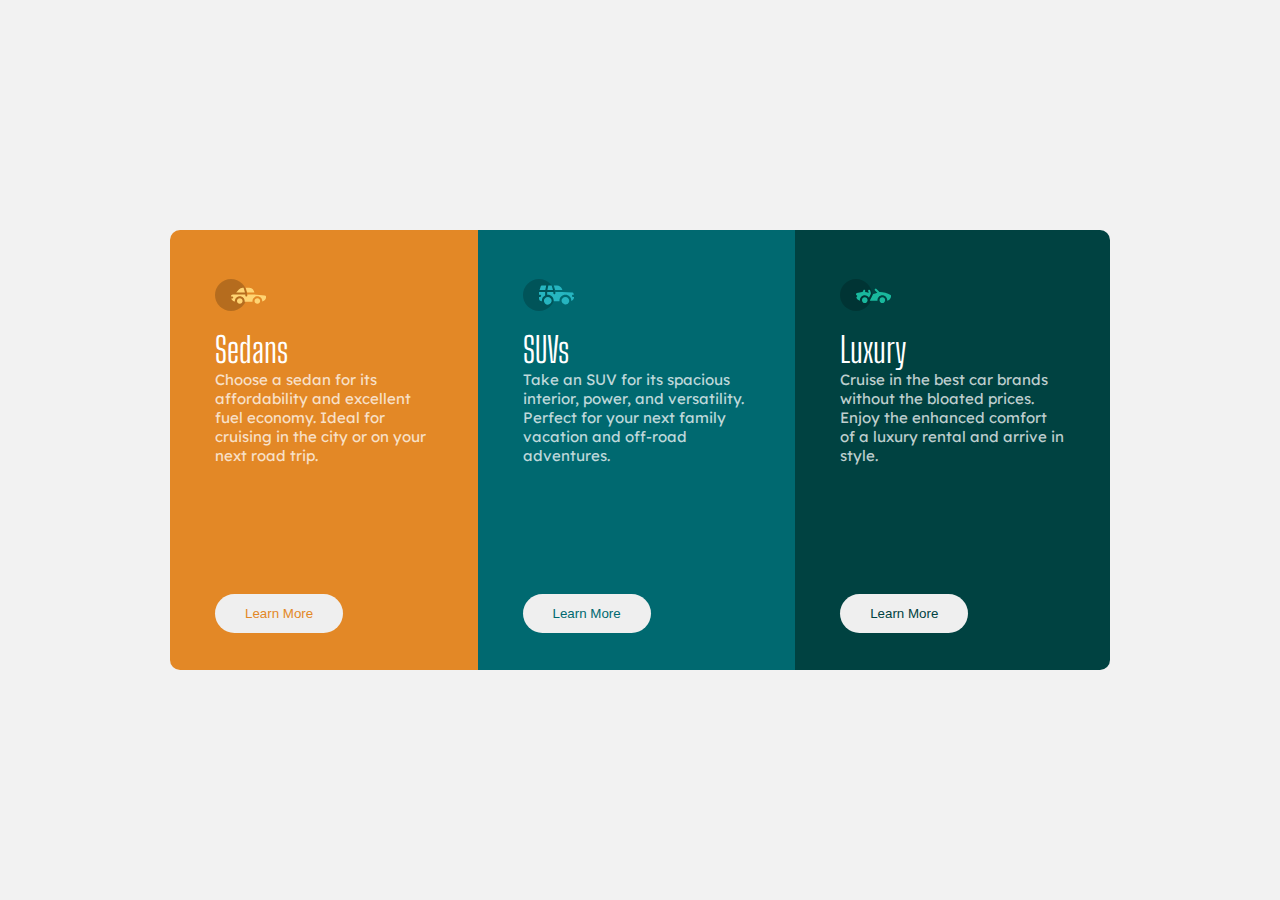
<file: 3-column-preview-card-component-main/index.html>
<!DOCTYPE html>
<html lang="en">
<head>
  <meta charset="UTF-8">
  <meta name="viewport" content="width=device-width, initial-scale=1.0"> <!-- displays site properly based on user's device -->

  <link rel="icon" type="image/png" sizes="32x32" href="./images/favicon-32x32.png">
  <link href="https://cdn.jsdelivr.net/npm/bootstrap@5.2.2/dist/css/bootstrap.min.css" rel="stylesheet" integrity="sha384-Zenh87qX5JnK2Jl0vWa8Ck2rdkQ2Bzep5IDxbcnCeuOxjzrPF/et3URy9Bv1WTRi" crossorigin="anonymous">
  
  <title>Frontend Mentor | 3-column preview card component</title>

  <!-- Feel free to remove these styles or customise in your own stylesheet 👍 -->
  <link href="style.css" rel="stylesheet">
  <script src="https://cdn.jsdelivr.net/npm/bootstrap@5.2.2/dist/js/bootstrap.bundle.min.js" integrity="sha384-OERcA2EqjJCMA+/3y+gxIOqMEjwtxJY7qPCqsdltbNJuaOe923+mo//f6V8Qbsw3" crossorigin="anonymous"></script>
  <link rel="preconnect" href="https://fonts.googleapis.com">
  <link rel="preconnect" href="https://fonts.gstatic.com" crossorigin>
  <link href="https://fonts.googleapis.com/css2?family=Big+Shoulders+Display:wght@700&family=Fraunces:opsz,wght@9..144,700&family=Lexend+Deca&display=swap" rel="stylesheet">
</head>
<body>
  <div class="containers">
    <div class="sedans">
      <img src="./images/icon-sedans.svg">
      <p class="item-header">Sedans</p>
      <p class="inner-text">Choose a sedan for its affordability and excellent fuel economy. Ideal for cruising in the city 
        or on your next road trip.</p>
      <button class="button">Learn More</button>
      
    </div>
    
    <div class="suvs">
      <img src="./images/icon-suvs.svg">
      <p class="item-header">SUVs</p>
      <p class="inner-text">Take an SUV for its spacious interior, power, and versatility. Perfect for your next family vacation 
        and off-road adventures.</p>
      <button class="button">Learn More</button>
    </div>
    
    <div class="luxury">
      <img src="./images/icon-luxury.svg">
      <p class="item-header">Luxury</p>
      <p class="inner-text">Cruise in the best car brands without the bloated prices. Enjoy the enhanced comfort of a luxury 
        rental and arrive in style.</p>
      <button class="button">Learn More</button>
    </div>
 
  </div>

  
</body>
</html>
</file>
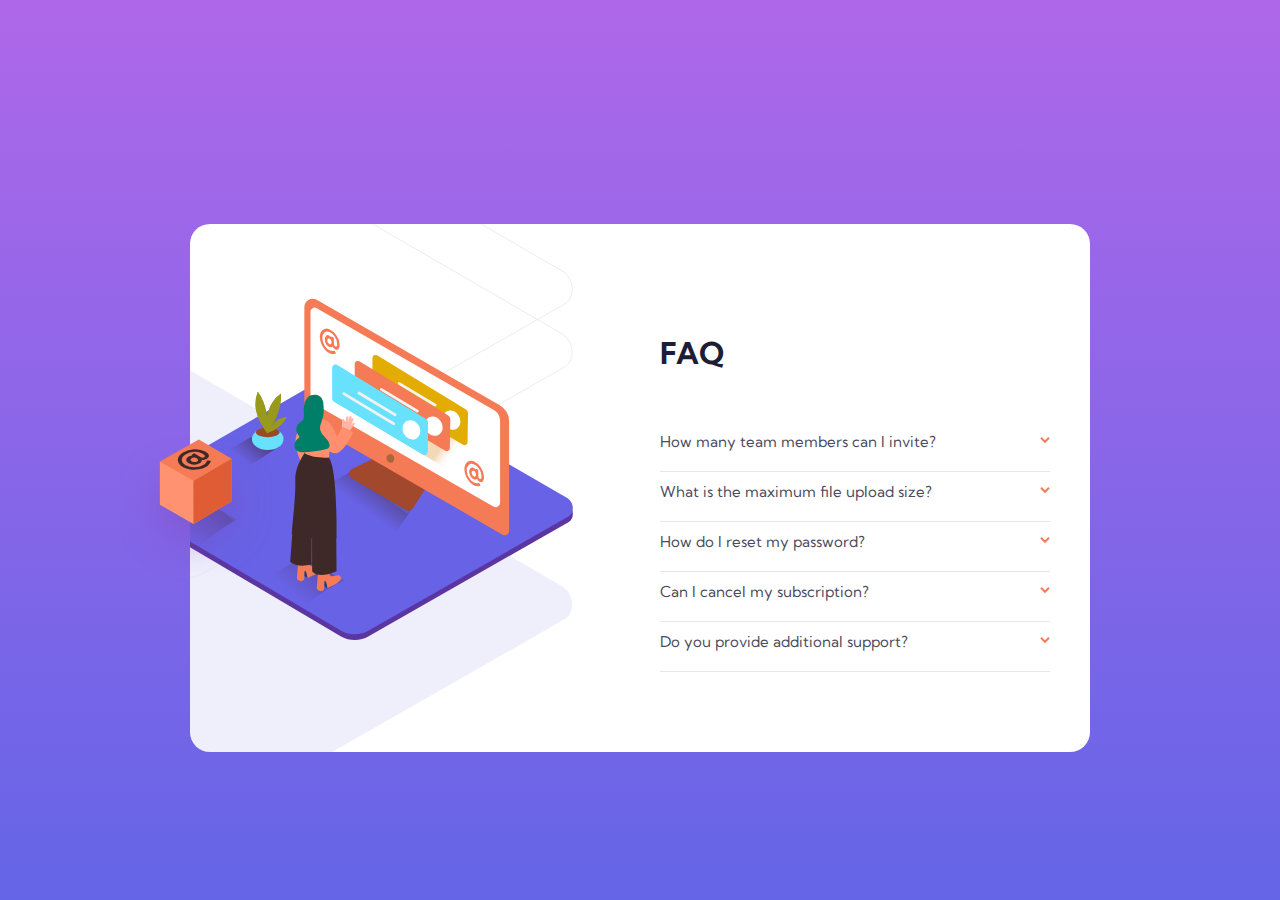
<file: faq-accordion-card-main/index.html>
<!DOCTYPE html>
<html lang="en">
<head>
  <meta charset="UTF-8">
  <meta name="viewport" content="width=device-width, initial-scale=1.0"> <!-- displays site properly based on user's device -->

  <link rel="icon" type="image/png" sizes="32x32" href="./images/favicon-32x32.png">
  <link rel="stylesheet" href="style.css">
  
  <link rel="preconnect" href="https://fonts.googleapis.com">
  <link rel="preconnect" href="https://fonts.gstatic.com" crossorigin>
  <link href="https://fonts.googleapis.com/css2?family=Kumbh+Sans:wght@400;700&display=swap" rel="stylesheet">
  <title>Frontend Mentor | FAQ Accordion Card</title>

  <!-- Feel free to remove these styles or customise in your own stylesheet 👍 -->

</head>
<body>

  <div class="container">

    <div class="women">
      <img src="./images/illustration-woman-online-mobile.svg" alt="">
    </div>

    <div class="pattern">
      <img src="./images/bg-pattern-mobile.svg" alt="" style="width: 200px;">
    </div>

    <div class="box">
      <img src="./images/illustration-box-desktop.svg" alt="">
    </div>

    <div class="dummy">

    </div>

    <div class="faq-section">
      <p class="faq">FAQ</p>

      <div class="questions">

        <div class="section">
          <p>How many team members can I invite?</p>
          <img src="./images/icon-arrow-down.svg" alt="" class="arrow">
          <p class="answer">You can invite up to 2 additional users on the Free plan. There is no limit on 
          team members for the Premium plan.</p>
        </div>
        
        <div class="section">
          <p>What is the maximum file upload size?</p>
          <img src="./images/icon-arrow-down.svg" alt="" class="arrow">
          <p class="answer">No more than 2GB. All files in your account must fit your allotted storage space.</p>
        </div>
        
        <div class="section">
          <p>How do I reset my password?</p>
          <img src="./images/icon-arrow-down.svg" alt="" class="arrow">
          <p class="answer">Click “Forgot password” from the login page or “Change password” from your profile page.
          A reset link will be emailed to you.</p>
        </div>
      
        <div class="section">
          <p>Can I cancel my subscription?</p>
          <img src="./images/icon-arrow-down.svg" alt="" class="arrow">
          <p class="answer">Yes! Send us a message and we’ll process your request no questions asked.</p>
        </div>

        <div class="section">
           <p>Do you provide additional support?</p>
           <img src="./images/icon-arrow-down.svg" alt="" class="arrow">
           <p class="answer">Chat and email support is available 24/7. Phone lines are open during normal business hours.</p>
        </div>
       
      
    </div>
    
  </div>

  <script src="app.js"></script>
</body>
</html>
</file>
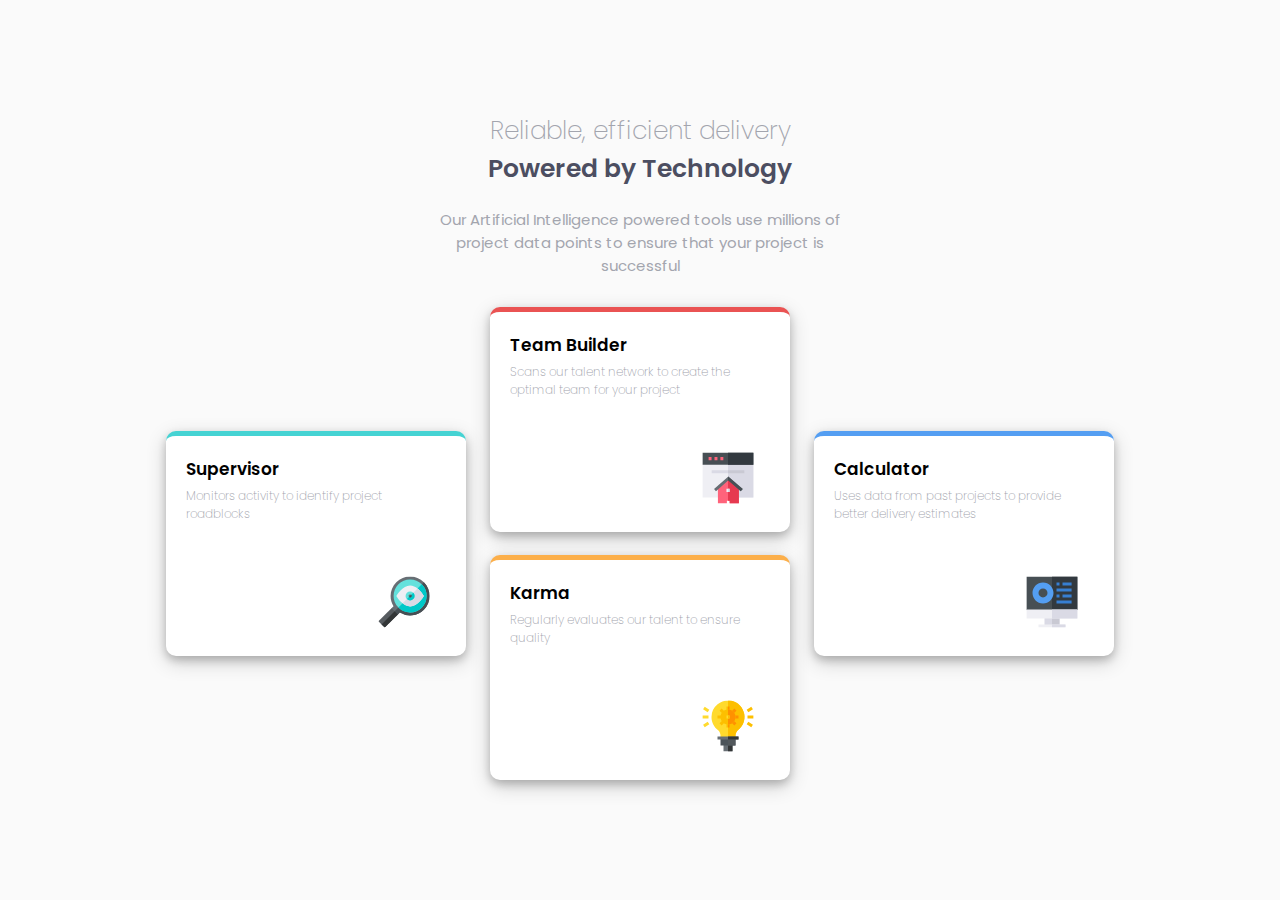
<file: four-card-feature-section-master/index.html>
<!DOCTYPE html>
<html lang="en">
<head>
  <meta charset="UTF-8">
  <meta name="viewport" content="width=device-width, initial-scale=1.0"> <!-- displays site properly based on user's device -->

  <link rel="icon" type="image/png" sizes="32x32" href="./images/favicon-32x32.png">
  
  <title>Frontend Mentor | Four card feature section</title>

  <link rel="preconnect" href="https://fonts.googleapis.com">
  <link rel="preconnect" href="https://fonts.gstatic.com" crossorigin>
  <link href="https://fonts.googleapis.com/css2?family=Poppins:wght@200;400;600&display=swap" rel="stylesheet">
  <link rel="stylesheet" href="style.css">

  <!-- Feel free to remove these styles or customise in your own stylesheet 👍 -->
 
</head>
<body>
  
  <div class="container">
    <div class="head">
      <p class="main-head">Reliable, efficient delivery</p>
      <p class="main-content">Powered by Technology</p>
    </div>
    <p class="artificial">Our Artificial Intelligence powered tools use millions of project data points 
      to ensure that your project is successful</p>
  </div>
    
  
  
  
  <div class="card">
    <div class="supervisor">
      <p class="card-head">Supervisor</p>
      <p class="card-content">Monitors activity to identify project roadblocks</p>
      <img src="./images/icon-supervisor.svg" class="img">
    </div>
      
    
    <div class="team-builder">
      <p class="card-head">Team Builder</p>
      <p class="card-content">Scans our talent network to create the optimal team for your project</p>
      <img src="./images/icon-team-builder.svg" class="img">
    </div>
      
    <div class="karma">
      <p class="card-head">Karma</p>
      <p class="card-content">Regularly evaluates our talent to ensure quality</p>
      <img src="./images/icon-karma.svg" class="img">
    </div>  
      
    <div class="calculator">
      <p class="card-head">Calculator</p>
      <p class="card-content">Uses data from past projects to provide better delivery estimates</p>
      <img src="./images/icon-calculator.svg" class="img">
    </div>  
  </div>

  
</body>
</html>
</file>
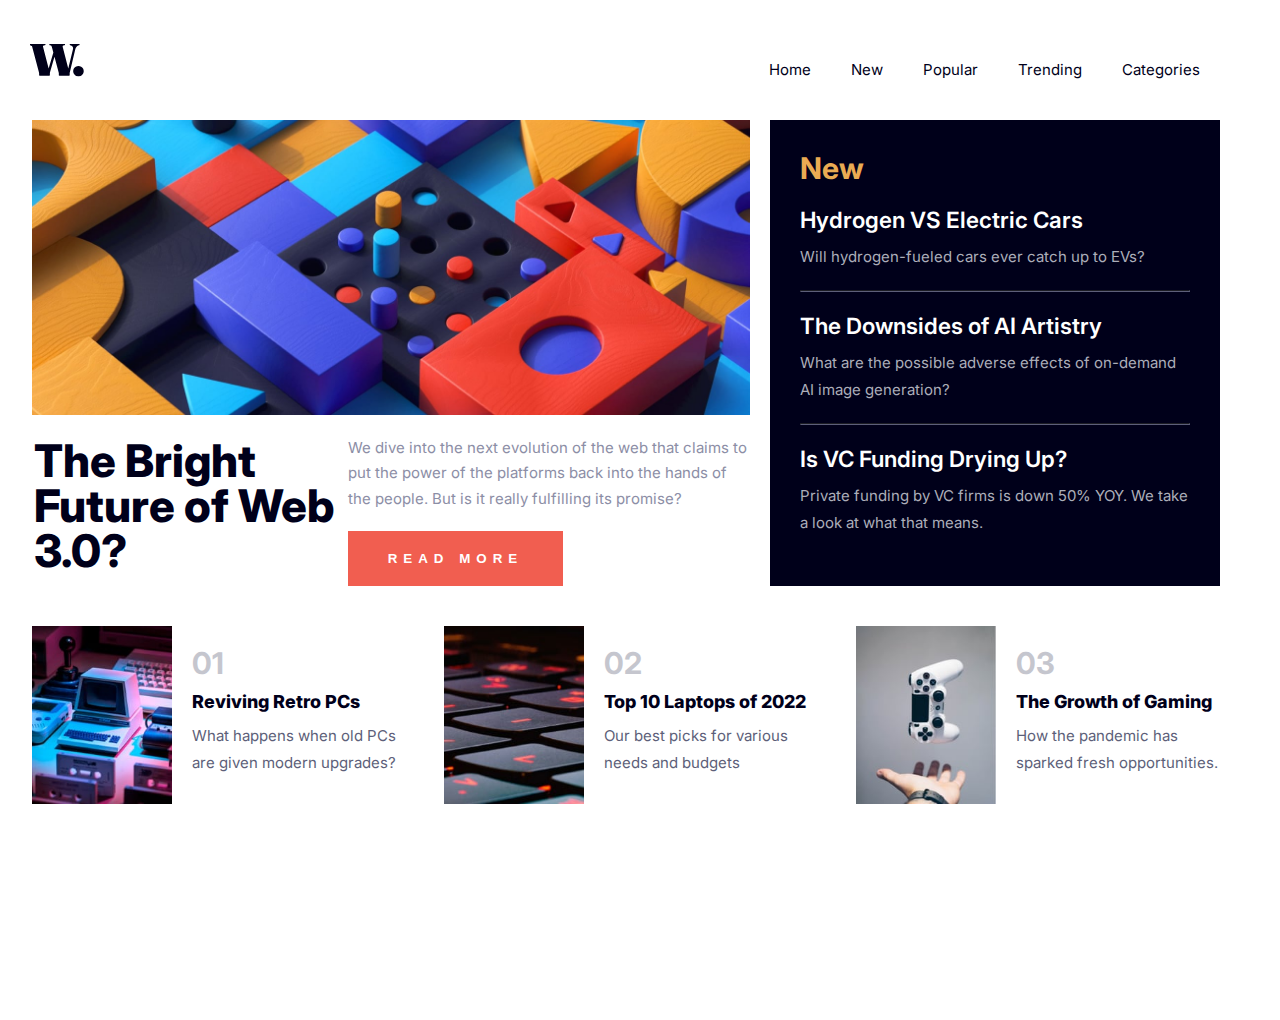
<file: news-homepage-main/index.html>
<!DOCTYPE html>
<html lang="en">
<head>
  <meta charset="UTF-8">
  <meta name="viewport" content="width=device-width, initial-scale=1.0"> <!-- displays site properly based on user's device -->

  <link rel="icon" type="image/png" sizes="32x32" href="./images/favicon-32x32.png">
  <link rel="stylesheet" href="style.css">
  <link rel="preconnect" href="https://fonts.googleapis.com">
  <link rel="preconnect" href="https://fonts.gstatic.com" crossorigin>
  <link href="https://fonts.googleapis.com/css2?family=Inter:wght@400;700;800&display=swap" rel="stylesheet">
  
  <title>Frontend Mentor | News homepage</title>

</head>
<body>

  <div class="container">

    <nav class="menu">
      <img src="./assets/images/icon-menu-close.svg" class="menu-close">
      <ul>
        <li><a href="#">Home</a></li>
        <li><a href="#">New</a></li>
        <li><a href="#">Popular</a></li>
        <li><a href="#">Trending</a></li>
        <li><a href="#">Categories</a></li>
      </ul>
    </nav>

    <nav class="menu-2">
      <ul>
        <li><a href="#">Home</a></li>
        <li><a href="#">New</a></li>
        <li><a href="#">Popular</a></li>
        <li><a href="#">Trending</a></li>
        <li><a href="#">Categories</a></li>
      </ul>
    </nav>

    <img src="./assets/images/logo.svg" class="logo">
    <img src="./assets/images/icon-menu.svg" class="menu-open">


    <div>
      <img src="./assets/images/image-web-3-mobile.jpg" class="web3-mobile">
      <img src="./assets/images/image-web-3-desktop.jpg" class="web3-desktop">
      
      <div class="main">

        <p class="main-heading">The Bright Future of Web 3.0?</p>
        <div class="main-content">
          <p>We dive into the next evolution of the web that claims to put the power of the platforms back into the hands of the people. 
          But is it really fulfilling its promise?</p>
        
          <button class="read-more">Read more</button>
          
        </div>
      </div>
    </div>

    <div class="new-section">
      <p class="new">New </p>
  
      <p class="new-heading">Hydrogen VS Electric Cars</p>
      <p class="new-content">Will hydrogen-fueled cars ever catch up to EVs?</p>
      <hr>
    
      <p class="new-heading">The Downsides of AI Artistry</p>
      <p class="new-content">What are the possible adverse effects of on-demand AI image generation?</p>
      <hr>
    
      <p class="new-heading">Is VC Funding Drying Up?</p>
      <p class="new-content">Private funding by VC firms is down 50% YOY. We take a look at what that means.</p>
    </div>
    
  </div>

  <div class="bottom-section">
    <div class="bottom">
      <img src="./assets/images/image-retro-pcs.jpg" alt="">
      <div class="bottom-content">
        <p>01</p>
        <p>Reviving Retro PCs</p>
        <p>What happens when old PCs are given modern upgrades?</p>
      </div>
    </div>
  
    <div class="bottom">
      <img src="./assets/images/image-top-laptops.jpg" alt="">
      <div class="bottom-content">
        <p>02</p>
        <p>Top 10 Laptops of 2022</p>
        <p>Our best picks for various needs and budgets</p>
      </div>
    </div>
  
  
    <div class="bottom">
      <img src="./assets/images/image-gaming-growth.jpg" alt="">
      <div class="bottom-content">
        <p>03</p>
        <p>The Growth of Gaming</p>
        <p>How the pandemic has sparked fresh opportunities.</p>
      </div>
    </div>

  </div>

  
  

  <div class="overlay">
    
  </div>

  <script src="app.js"></script>
</body>
</html>
</file>
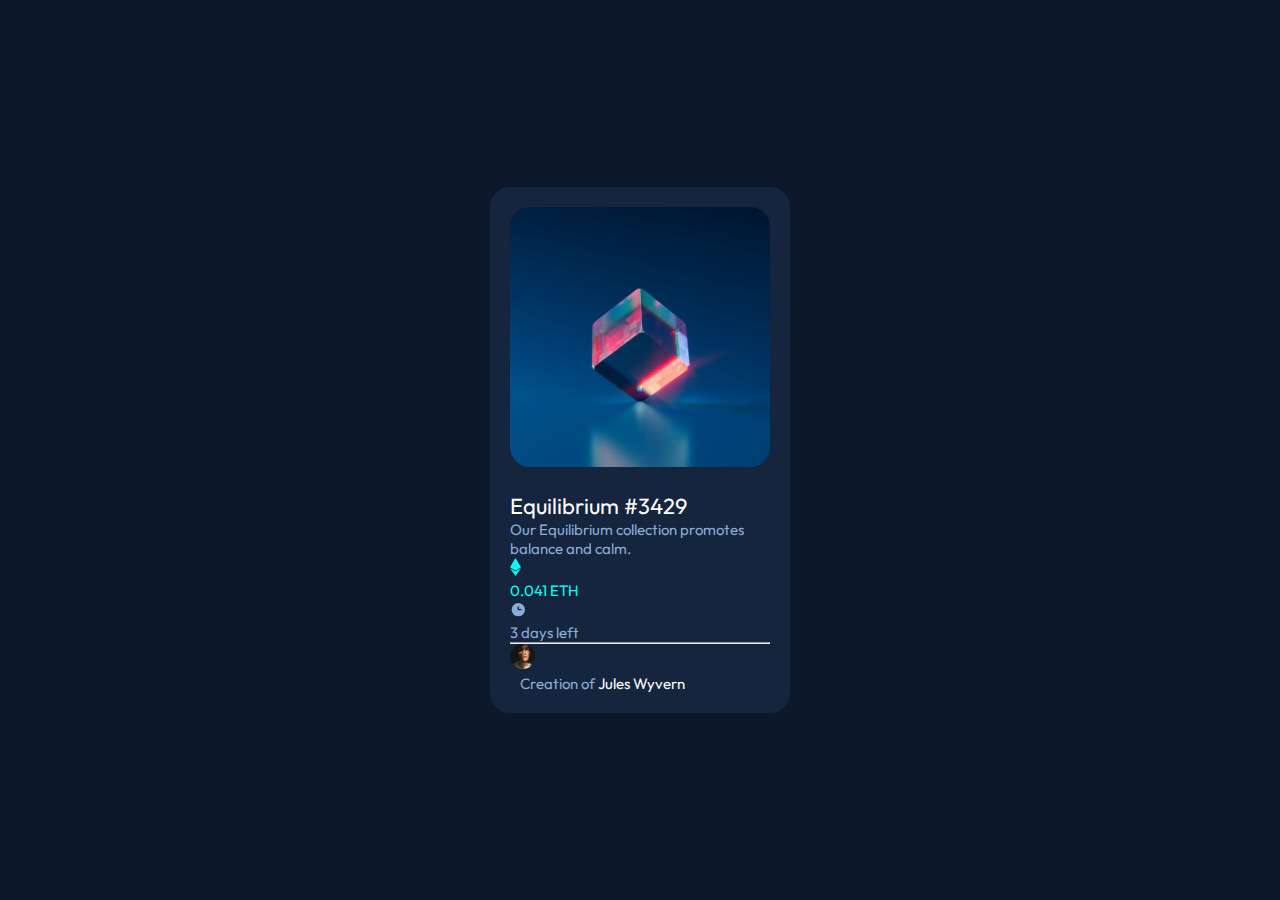
<file: nft-preview-card-component-main/index.html>
<!DOCTYPE html>
<html lang="en">
<head>
  <meta charset="UTF-8">
  <meta name="viewport" content="width=device-width, initial-scale=1.0"> <!-- displays site properly based on user's device -->

  <link rel="icon" type="image/png" sizes="32x32" href="./images/favicon-32x32.png">
  <link href="https://cdn.jsdelivr.net/npm/bootstrap@5.2.2/dist/css/bootstrap.min.css" rel="stylesheet" integrity="sha384-Zenh87qX5JnK2Jl0vWa8Ck2rdkQ2Bzep5IDxbcnCeuOxjzrPF/et3URy9Bv1WTRi" crossorigin="anonymous">
  
  <title>Frontend Mentor | NFT preview card component</title>
  
  <!-- Feel free to remove these styles or customise in your own stylesheet 👍 -->
  <script src="https://cdn.jsdelivr.net/npm/bootstrap@5.2.2/dist/js/bootstrap.bundle.min.js" integrity="sha384-OERcA2EqjJCMA+/3y+gxIOqMEjwtxJY7qPCqsdltbNJuaOe923+mo//f6V8Qbsw3" crossorigin="anonymous"></script>
  <link href="style.css" rel="stylesheet">
  <link rel="preconnect" href="https://fonts.googleapis.com">
  <link rel="preconnect" href="https://fonts.gstatic.com" crossorigin>
  <link href="https://fonts.googleapis.com/css2?family=Fraunces:opsz,wght@9..144,700&family=Outfit:wght@400;700&display=swap" rel="stylesheet">
</head>
<body>
  <div class="containers shadow-lg rounded">
    <div class="card-container">
      <div class="img">
        <div class="back-drop">
          
        </div>
        <img src="./images/image-equilibrium.jpg">
        <div class="eye">
          <img src="./images/icon-view.svg">
        </div>
      </div>

      <div class="card-content">
        <p class="equilibrium">Equilibrium #3429</p>

        <p class="main-content soft-blue">Our Equilibrium collection promotes balance and calm.</p>
    
        <!-- <div class="container-two d-flex justify-content-between">
          <div class="eth">
            <img src="./images/icon-ethereum.svg"> 
            <p class="cyan-content ">0.041 ETH</p>
          </div>
          
          <div class="days">
            <img src="./images/icon-clock.svg">
            <p class="soft-blue"> 3 days left</p>
          </div>
          
        </div> -->

        <div class="row">
          <div class="col-sm-1">
            <img src="./images/icon-ethereum.svg">
          </div>

          <div class="col-sm-4 pt-1">
            <p class="cyan-content ">0.041 ETH</p>
          </div>

          <div class="col-sm-1 ps-5">
            <img src="./images/icon-clock.svg">
          </div>

          <div class="col-sm-4 pt-1">
            <p class="soft-blue"> 3 days left</p>
          </div>
        </div>
        
        <hr>
        <div class="avatar d-inline-flex justify-content-center">
          <img src="./images/image-avatar.png">
          <p class="soft-blue">Creation of <span class="author">Jules Wyvern</span></p>
        </div>
        
        

      </div>
    </div>
   
  </div>
  
</body>
</html>
</file>
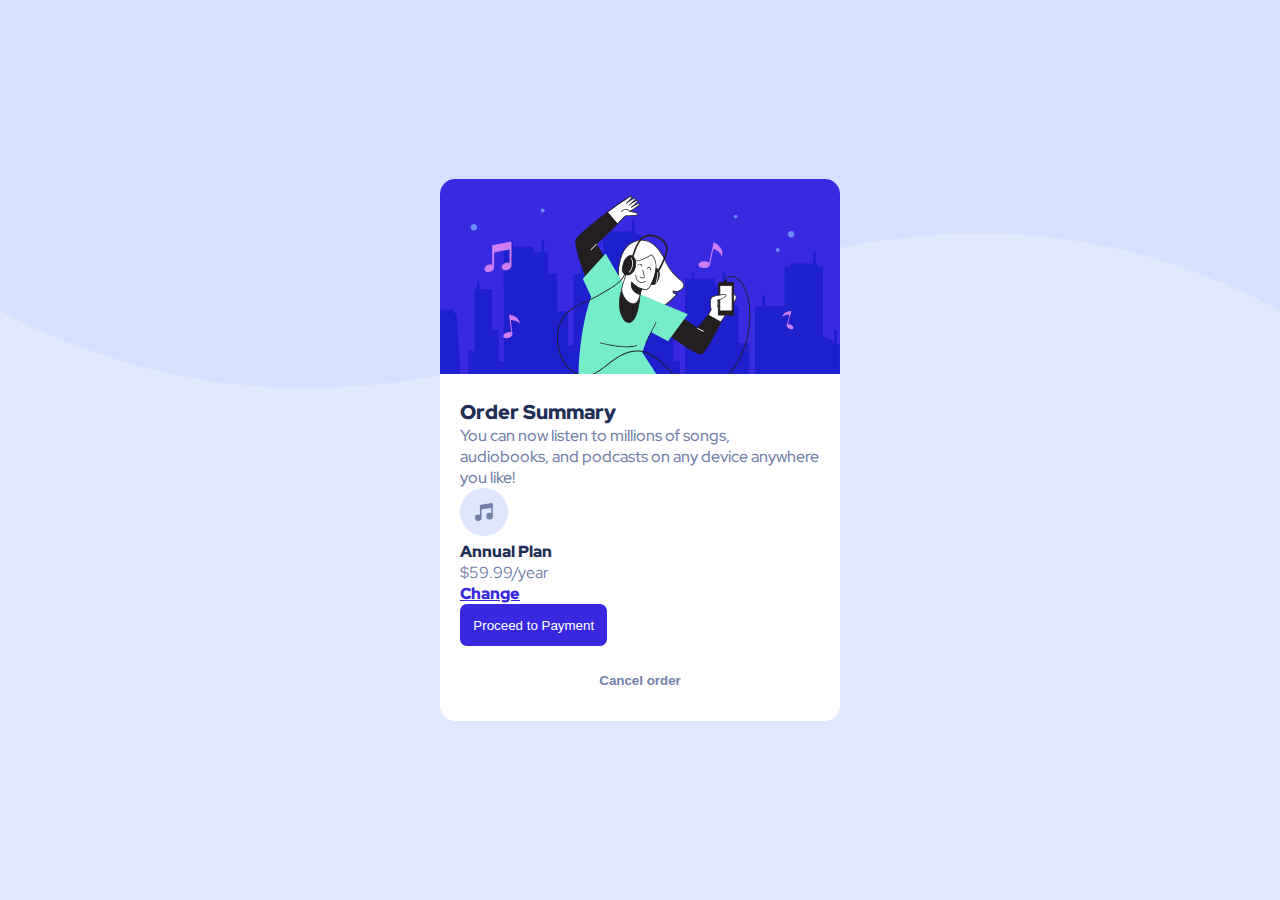
<file: order-summary-component-main/index.html>
<!DOCTYPE html>
<html lang="en">
<head>
  <meta charset="UTF-8">
  <meta name="viewport" content="width=device-width, initial-scale=1.0"> <!-- displays site properly based on user's device -->

  <link rel="icon" type="image/png" sizes="32x32" href="./images/favicon-32x32.png">
  <link href="https://cdn.jsdelivr.net/npm/bootstrap@5.2.2/dist/css/bootstrap.min.css" rel="stylesheet" integrity="sha384-Zenh87qX5JnK2Jl0vWa8Ck2rdkQ2Bzep5IDxbcnCeuOxjzrPF/et3URy9Bv1WTRi" crossorigin="anonymous">
  <link rel="stylesheet" href="style.css">
  <title>Frontend Mentor | Order summary card</title>

  <!-- Feel free to remove these styles or customise in your own stylesheet 👍 -->
  <script src="https://cdn.jsdelivr.net/npm/bootstrap@5.2.2/dist/js/bootstrap.bundle.min.js" integrity="sha384-OERcA2EqjJCMA+/3y+gxIOqMEjwtxJY7qPCqsdltbNJuaOe923+mo//f6V8Qbsw3" crossorigin="anonymous"></script>
  <link rel="preconnect" href="https://fonts.googleapis.com">
  <link rel="preconnect" href="https://fonts.gstatic.com" crossorigin>
  <link href="https://fonts.googleapis.com/css2?family=Red+Hat+Display:wght@500;700;900&display=swap" rel="stylesheet">
</head>
<body>
  <div class="containers">
    <div class="img">
      <img src="./images/illustration-hero.svg" alt="">
    </div>
    
    <div class="card-content">
      <p class="main-heading text-center">Order Summary</p>

      <p class="main-content text-center pb-4">You can now listen to millions of songs, audiobooks, and podcasts on any 
        device anywhere you like!</p>
    
      <div class="annual-plan d-flex justify-content-between pb-5 ms-4 me-3">
        <div class="img-price d-flex">
          <img src="./images/icon-music.svg">
          <div class="price ps-4">
            <p class="price-p1 mb-1">Annual Plan</p>
            <p class="price-p2 mb-1">$59.99/year</p>
          </div>  
        </div>
        
        <a href="#" class="change pt-3">Change</a> 
      </div>
   
      
      
      <div class="d-grid gap-2 col mx-auto">
        <button class="payment">Proceed to Payment</button> 
      </div>
      
      <button class="cancel">Cancel order</button>
      
    </div>
    
  </div>
  
  
</body>
</html>
</file>
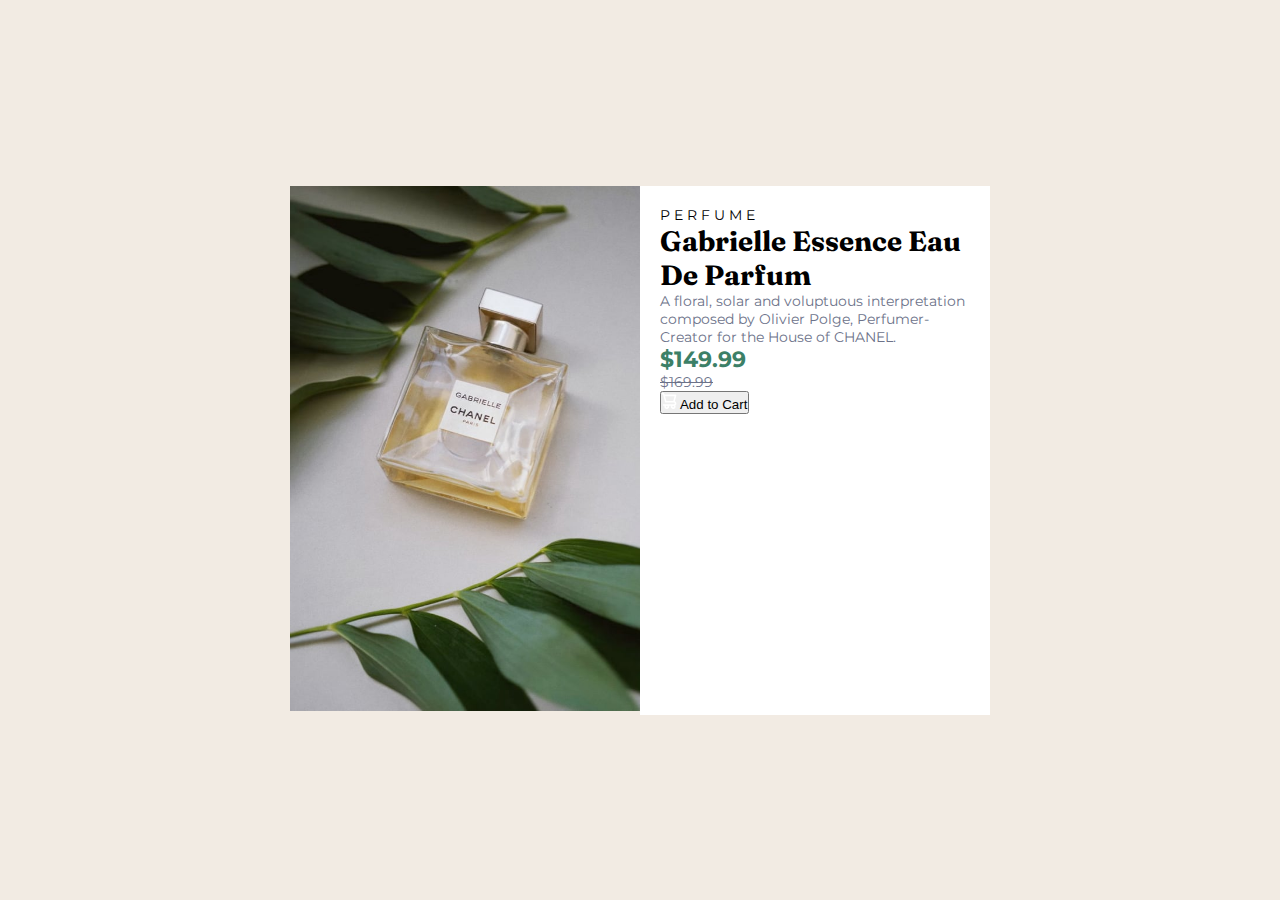
<file: product-preview-card-component-main/index.html>
<!DOCTYPE html>
<html lang="en">
<head>
  <meta charset="UTF-8">
  <meta name="viewport" content="width=device-width, initial-scale=1.0"> <!-- displays site properly based on user's device -->

  <link rel="icon" type="image/png" sizes="32x32" href="./images/favicon-32x32.png">
  
  <link rel="preconnect" href="https://fonts.googleapis.com">
  <link rel="preconnect" href="https://fonts.gstatic.com" crossorigin>
  
  <link href="https://fonts.googleapis.com/css2?family=Fraunces:opsz,wght@9..144,700&family=Montserrat:wght@500;700&display=swap" rel="stylesheet">
  <link href="https://cdn.jsdelivr.net/npm/bootstrap@5.2.2/dist/css/bootstrap.min.css" rel="stylesheet" integrity="sha384-Zenh87qX5JnK2Jl0vWa8Ck2rdkQ2Bzep5IDxbcnCeuOxjzrPF/et3URy9Bv1WTRi" crossorigin="anonymous">
  <title>Frontend Mentor | Product preview card component</title>
  <link href="style.css" rel="stylesheet">
  <script src="https://cdn.jsdelivr.net/npm/bootstrap@5.2.2/dist/js/bootstrap.bundle.min.js" integrity="sha384-OERcA2EqjJCMA+/3y+gxIOqMEjwtxJY7qPCqsdltbNJuaOe923+mo//f6V8Qbsw3" crossorigin="anonymous"></script>
  <!-- Feel free to remove these styles or customise in your own stylesheet 👍 -->

</head>
<body>
  <div class="container-p">
    <div class="card-holder">
      <div class="img">
        <img src="./images/image-product-desktop.jpg" alt="">
      </div>

      <div class="card-content">
        <div class="row">
          <div class="col">
            <p class="p-2">P E R F U M E</p>
          </div>
        </div>

        <div class="row">
          <div class="col ps-3">
            <h1 class="head">Gabrielle Essence Eau De Parfum</h1>
          </div>
        </div>
  
        <div class="row">
          <div class="col p-4">
            <p class="main-content pe-5">A floral, solar and voluptuous interpretation composed by Olivier Polge, 
              Perfumer-Creator for the House of CHANEL.</p>
      
          </div>
        </div>

        <div class="ROW row">
          <div class="col-sm-4 ps-4">
            <p class="big-dollar">$149.99</p>
          </div>
          <div class="col-8 col-sm-6 pt-2">
            <p class="small-dollar">$169.99</p>
          </div>
            
        </div>
        
        <div class="d-grid gap-2"><button class="btn btn-success"><img src="./images/icon-cart.svg"> Add to Cart </button></div>
        
      </div>

    </div>
    
  </div>
  
  
</body>
</html>
</file>
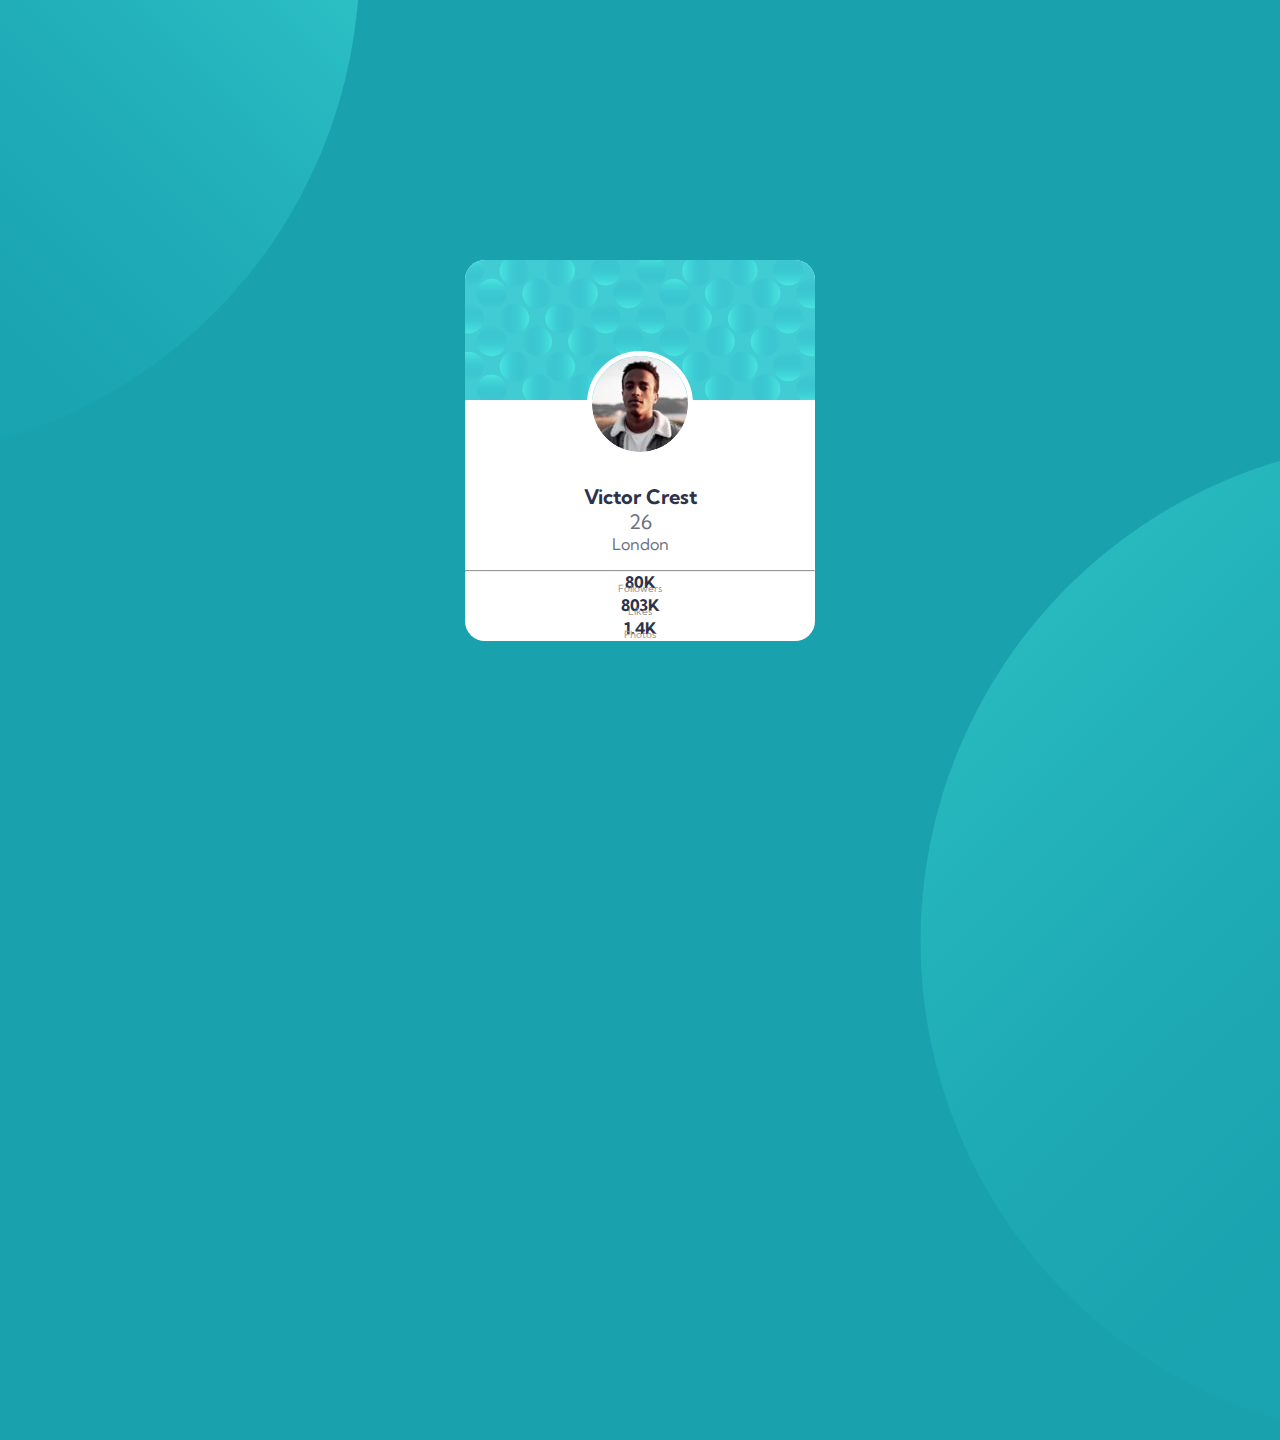
<file: profile-card-component-main/index.html>
<!DOCTYPE html>
<html lang="en">
<head>
  <meta charset="UTF-8">
  <meta name="viewport" content="width=device-width, initial-scale=1.0"> <!-- displays site properly based on user's device -->

  <link rel="icon" type="image/png" sizes="32x32" href="./images/favicon-32x32.png">
  <link href="https://cdn.jsdelivr.net/npm/bootstrap@5.2.2/dist/css/bootstrap.min.css" rel="stylesheet" integrity="sha384-Zenh87qX5JnK2Jl0vWa8Ck2rdkQ2Bzep5IDxbcnCeuOxjzrPF/et3URy9Bv1WTRi" crossorigin="anonymous">
  <script src="https://cdn.jsdelivr.net/npm/bootstrap@5.2.2/dist/js/bootstrap.bundle.min.js" integrity="sha384-OERcA2EqjJCMA+/3y+gxIOqMEjwtxJY7qPCqsdltbNJuaOe923+mo//f6V8Qbsw3" crossorigin="anonymous"></script>
  <link rel="stylesheet" href="style.css">

  <link rel="preconnect" href="https://fonts.googleapis.com">
  <link rel="preconnect" href="https://fonts.gstatic.com" crossorigin>
  <link href="https://fonts.googleapis.com/css2?family=Kumbh+Sans:wght@400;700&display=swap" rel="stylesheet">  
  <title>Frontend Mentor | Profile card component</title>

  <!-- Feel free to remove these styles or customise in your own stylesheet 👍 -->

</head>
<body>
  <img src=".//images/bg-pattern-top.svg" class="top-img">
  <img src="./images/bg-pattern-bottom.svg" class="bottom-img">
  <div class="containers">
    <img src="./images/bg-pattern-card.svg" class="card-img">
    <div class="img">
      <img src="./images/image-victor.jpg" class="victor-img">
    </div>
   
    <div class="card-content">
      <div class="main-head d-flex justify-content-center">
        <p class="name pe-3">Victor Crest</p>
        <p class="age ps-3">26</p>
      </div>
      
      <p class="london">London</p>

      <hr>
      
      <div class="footer d-flex justify-content-evenly">
        <div class="followers">
          <p class="follower-main">80K</p>
          <p class="follower-foot">Followers</p>
        </div>
        
        <div class="likes">
          <p class="likes-main">803K</p>
          <p class="likes-foot">Likes</p>
        </div>
       
        <div class="photos">
          <p class="photo-main">1.4K</p>
          <p class="photo-foot">Photos</p> 
        </div>
       
      </div>
      

       
    </div>
   
  </div>
 
</body>
</html>
</file>
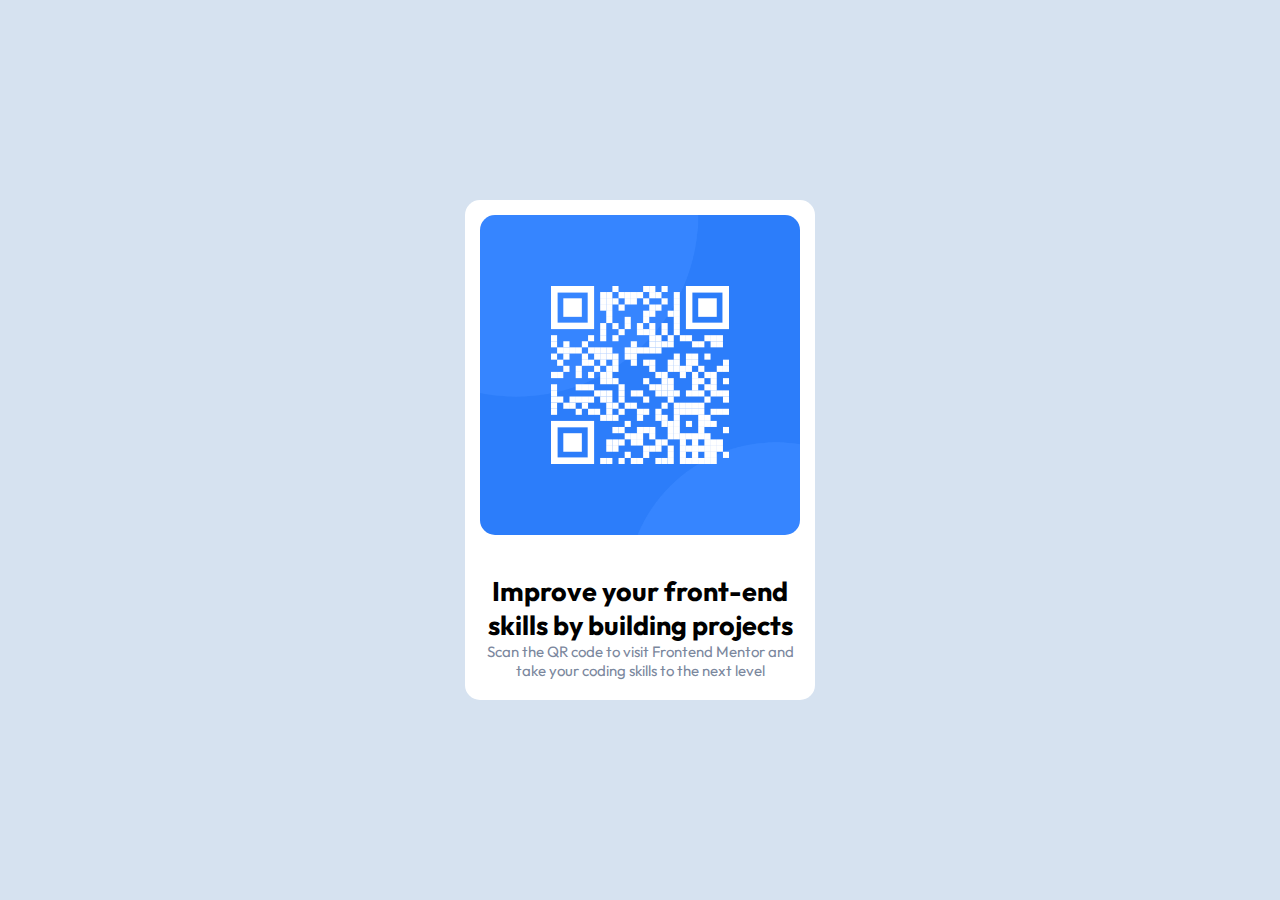
<file: qr-code-component-main/index.html>
<!DOCTYPE html>
<html lang="en">
<head>
  <meta charset="UTF-8">
  <meta name="viewport" content="width=device-width, initial-scale=1.0"> <!-- displays site properly based on user's device -->

  <link rel="icon" type="image/png" sizes="32x32" href="./images/favicon-32x32.png">
  
  <link href="https://cdn.jsdelivr.net/npm/bootstrap@5.2.2/dist/css/bootstrap.min.css" rel="stylesheet" integrity="sha384-Zenh87qX5JnK2Jl0vWa8Ck2rdkQ2Bzep5IDxbcnCeuOxjzrPF/et3URy9Bv1WTRi" crossorigin="anonymous">
  
  <title>Frontend Mentor | QR code component</title>
  <script src="https://cdn.jsdelivr.net/npm/bootstrap@5.2.2/dist/js/bootstrap.bundle.min.js" integrity="sha384-OERcA2EqjJCMA+/3y+gxIOqMEjwtxJY7qPCqsdltbNJuaOe923+mo//f6V8Qbsw3" crossorigin="anonymous"></script>
  <!-- Feel free to remove these styles or customise in your own stylesheet 👍 -->
  <link href="style.css" rel="stylesheet">

  <link rel="preconnect" href="https://fonts.googleapis.com">
  <link rel="preconnect" href="https://fonts.gstatic.com" crossorigin>
  <link href="https://fonts.googleapis.com/css2?family=Fraunces:opsz,wght@9..144,700&family=Outfit:wght@400;700&display=swap" rel="stylesheet">
</head>
<body>
  <div class="containers">
    <div class="card-container">
      <div class="img">
        <img src="./images/image-qr-code.png">
      </div>
      
      <div class="card-content">
        <p class="head-content">Improve your front-end skills by building projects</p>
        <div class="row justify-content-center">
          <div class="col-sm-10">
            <p class="main-content">Scan the QR code to visit Frontend Mentor and take your coding skills to the next level</p>
          </div>
        </div>
        
      </div>
    </div>
  </div>
</body>
</html>
</file>
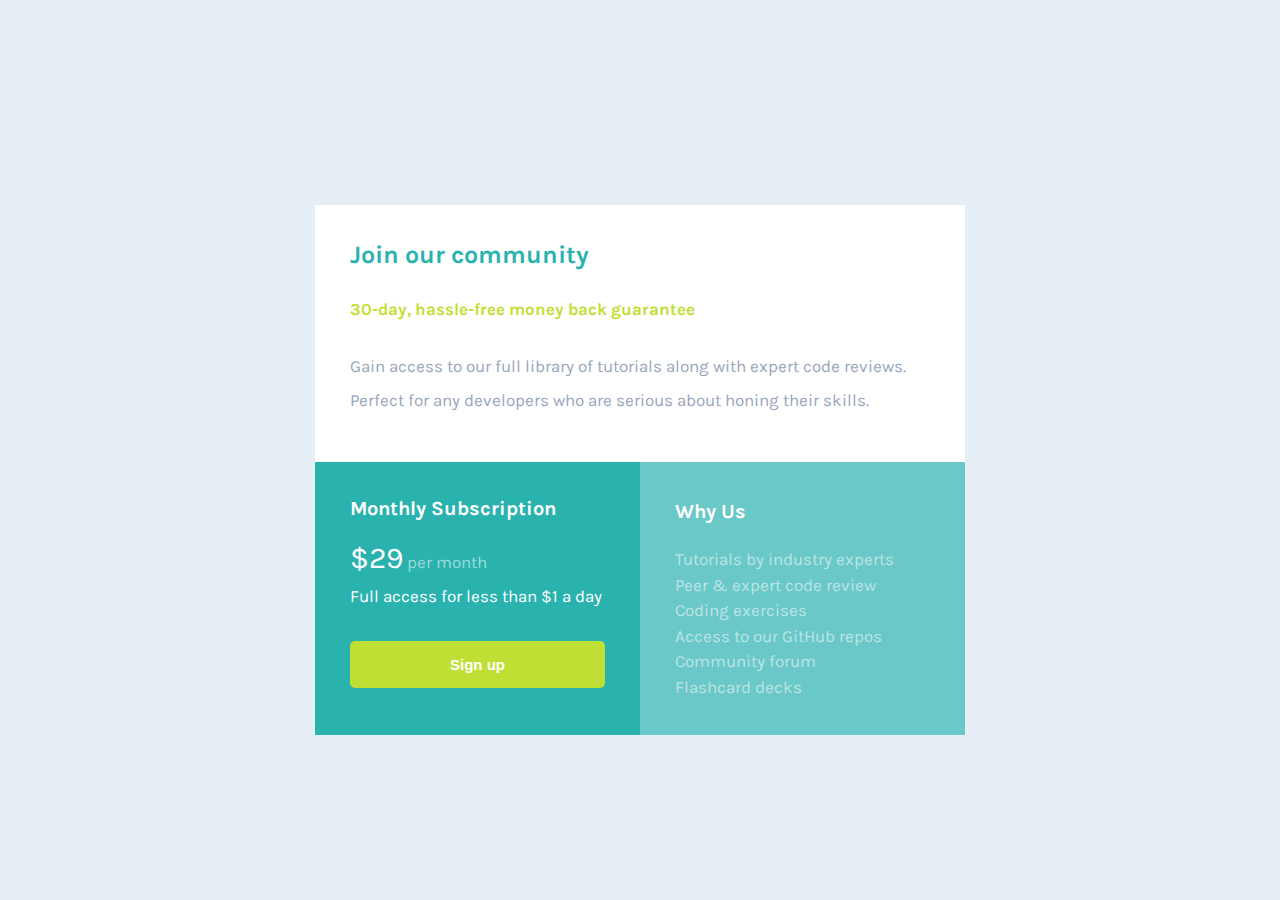
<file: single-price-grid-component-master/index.html>
<!DOCTYPE html>
<html lang="en">
<head>
  <meta charset="UTF-8">
  <meta name="viewport" content="width=device-width, initial-scale=1.0"> <!-- displays site properly based on user's device -->

  <link rel="icon" type="image/png" sizes="32x32" href="./images/favicon-32x32.png">
  
  <title>Frontend Mentor | Single Price Grid Component</title>

  <link rel="stylesheet" href="style.css">
  <link rel="preconnect" href="https://fonts.googleapis.com">
  <link rel="preconnect" href="https://fonts.gstatic.com" crossorigin>
  <link href="https://fonts.googleapis.com/css2?family=Karla:wght@400;700&display=swap" rel="stylesheet"> 
  <!-- Feel free to remove these styles or customise in your own stylesheet 👍 -->

</head>
<body>
  <div class="container">
    <div class="card">
      <div class="card-top">
        <p>Join our community</p>

        <p>30-day, hassle-free money back guarantee</p>
    
        <p>Gain access to our full library of tutorials along with expert code reviews. 
        Perfect for any developers who are serious about honing their skills.</p>
      </div>
      
  
      <div class="card-middle">
        <p>Monthly Subscription</p> 
         <p><span class="dollar">&dollar;29</span> per month</p>
  
        <p>Full access for less than &dollar;1 a day</p>
        <button> Sign up</button>
      </div>

      <div class="card-bottom">
        <p>Why Us</p>
    
        <p>Tutorials by industry experts</p>
        <p>Peer &amp; expert code review</p>
        <p>Coding exercises</p>
        <p>Access to our GitHub repos</p>
        <p>Community forum</p>
        <p>Flashcard decks</p>
      </div>
      
    </div>
   
  </div>
  

</body>
</html>
</file>
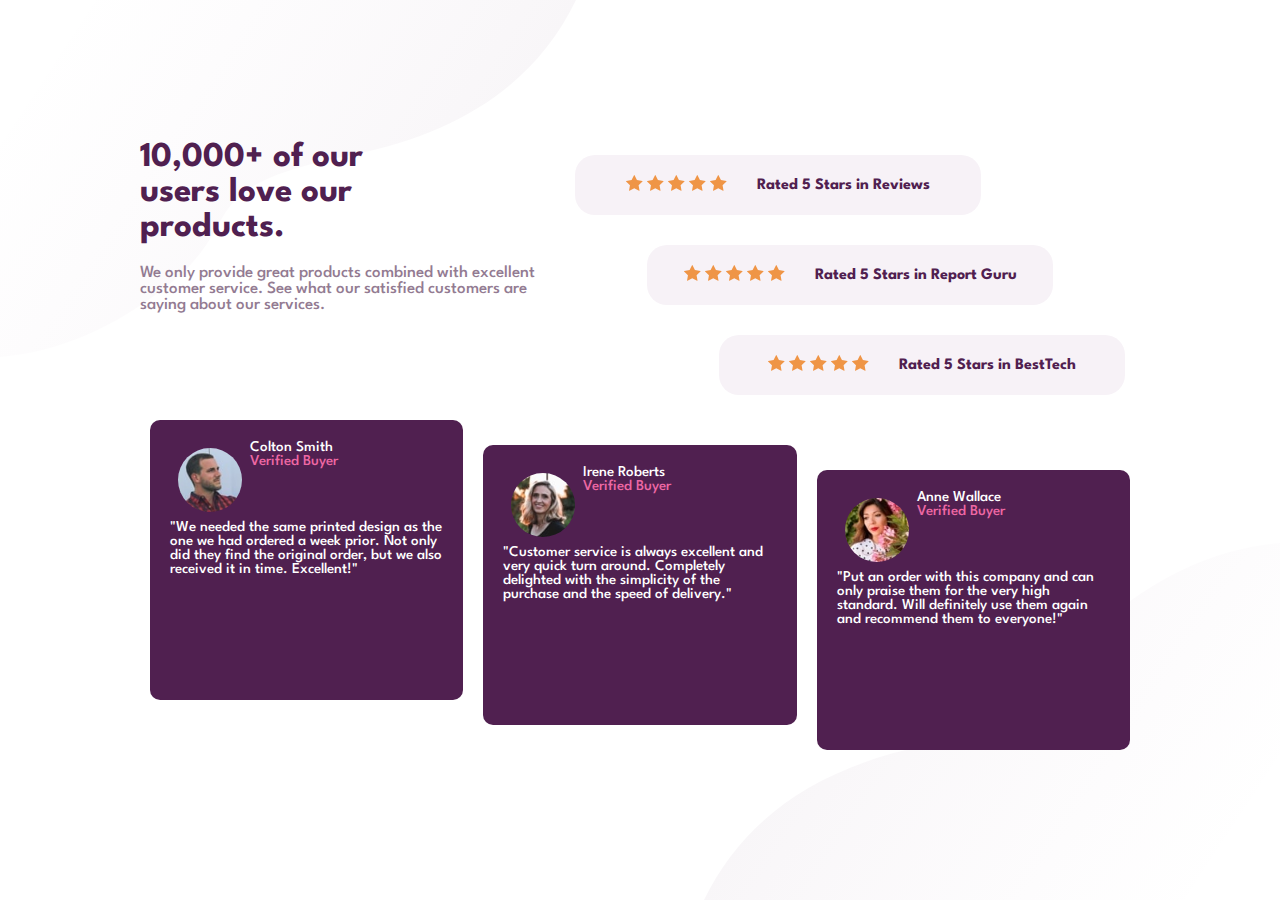
<file: social-proof-section-master/index.html>
<!DOCTYPE html>
<html lang="en">
  <head>
    <meta charset="UTF-8" />
    <meta name="viewport" content="width=device-width, initial-scale=1.0" />
    <!-- displays site properly based on user's device -->

    <link
      rel="icon"
      type="image/png"
      sizes="32x32"
      href="./images/favicon-32x32.png"
    />
    <link href="https://cdn.jsdelivr.net/npm/bootstrap@5.2.2/dist/css/bootstrap.min.css" rel="stylesheet" integrity="sha384-Zenh87qX5JnK2Jl0vWa8Ck2rdkQ2Bzep5IDxbcnCeuOxjzrPF/et3URy9Bv1WTRi" crossorigin="anonymous">
    <script src="https://cdn.jsdelivr.net/npm/bootstrap@5.2.2/dist/js/bootstrap.bundle.min.js" integrity="sha384-OERcA2EqjJCMA+/3y+gxIOqMEjwtxJY7qPCqsdltbNJuaOe923+mo//f6V8Qbsw3" crossorigin="anonymous"></script>
    <title>Frontend Mentor | Social proof section</title>

    <!-- Feel free to remove these styles or customise in your own stylesheet 👍 -->
    <link rel="preconnect" href="https://fonts.googleapis.com">
    <link rel="preconnect" href="https://fonts.gstatic.com" crossorigin>
    <link href="https://fonts.googleapis.com/css2?family=League+Spartan:wght@400;500;700&display=swap" rel="stylesheet">
    <link rel="stylesheet" href="style.css">
  </head>
  <body>

    <div class="containers">
      <div class="top">
        <div class="top-parah">
          <p class="top-parah-heading">10,000+ of our users love our products.</p>
          <p class="top-parah-content">We only provide great products combined with excellent customer service.
            See what our satisfied customers are saying about our services.</p>
        </div>

        <div class="rating">
          <div class="with-star">
            <div class="star">
              <img src="images/icon-star.svg" alt="">
              <img src="images/icon-star.svg" alt="">
              <img src="images/icon-star.svg" alt="">
              <img src="images/icon-star.svg" alt="">
              <img src="images/icon-star.svg" alt="">
            </div> 
            <p class="star-parah">Rated 5 Stars in Reviews</p>
          </div>
          
          <div class="with-star">
            <div class="star">
              <img src="images/icon-star.svg" alt="">
              <img src="images/icon-star.svg" alt="">
              <img src="images/icon-star.svg" alt="">
              <img src="images/icon-star.svg" alt="">
              <img src="images/icon-star.svg" alt="">
            </div> 
            <p class="star-parah">Rated 5 Stars in Report Guru</p>
          </div>

          <div class="with-star">
            <div class="star">
              <img src="images/icon-star.svg" alt="">
              <img src="images/icon-star.svg" alt="">
              <img src="images/icon-star.svg" alt="">
              <img src="images/icon-star.svg" alt="">
              <img src="images/icon-star.svg" alt="">
            </div> 
            <p class="star-parah">Rated 5 Stars in BestTech</p>
          </div>
        </div>
      </div>
      
      <div class="card-bottom pt-4">
        
        <div class="colton mb-3">
          <div class="colton-head pb-2">
            <img src="./images/image-colton.jpg">
            <div class="ps-3 mt-2">
              <p class="mb-0">Colton Smith</p>
              <p class="verified">Verified Buyer</p>
            </div>
          </div>
          <p class="pe-3 ps-3">"We needed the same printed design as the one we had ordered a week prior.
            Not only did they find the original order, but we also received it in time.
            Excellent!"</p>
        </div>
       
        
        <div class="colton mb-3">
          <div class="colton-head d-flex pb-2">
            <img src="./images/image-irene.jpg">
            <div class="ps-3 mt-2">
              <p class="mb-0">Irene Roberts</p> 
              <p class="verified">Verified Buyer</p>
            </div>
          </div>  
            <p class="pe-3 ps-3">"Customer service is always excellent and very quick turn around. Completely
              delighted with the simplicity of the purchase and the speed of delivery."</p>
        </div>    


        <div class="colton mb-3">
          <div class="colton-head d-flex pb-2">
            <img src="./images/image-anne.jpg">
            <div class="ps-3 mt-2">
              <p class="mb-0">Anne Wallace</p> 
              <p class="verified">Verified Buyer</p>
            </div>
          </div>
            <p class="pe-3 ps-3">"Put an order with this company and can only praise them for the very high
            standard. Will definitely use them again and recommend them to everyone!"</p>
        </div>
        
      </div>
      
    </div>

    
   


  </body>
</html>
</file>
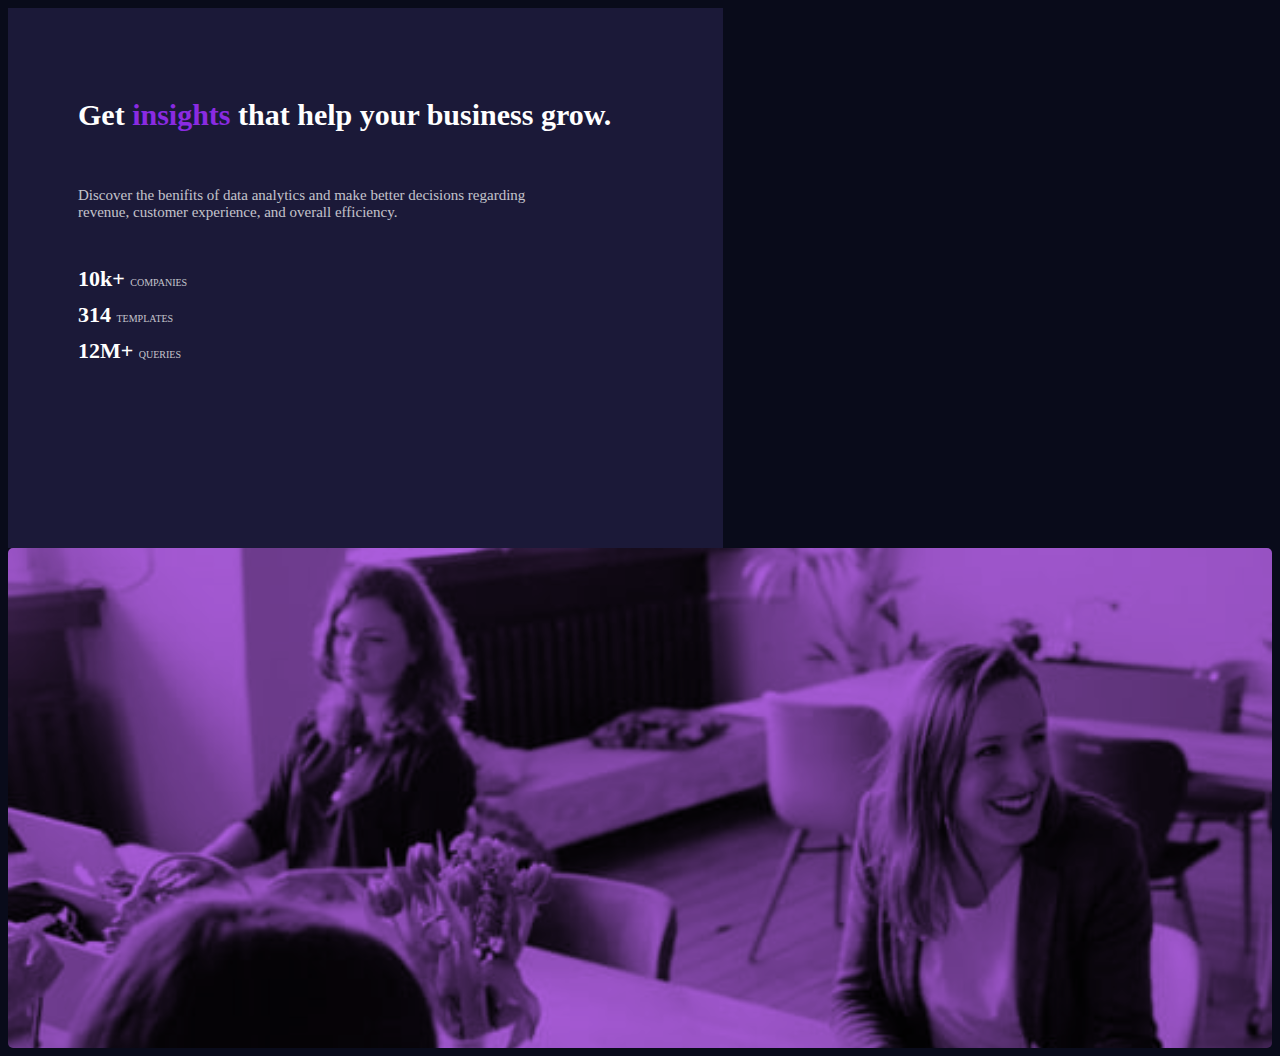
<file: stats-preview-card-component-main/index.html>
<!doctype html>
<html lang="en">
  <head>
    <meta charset="utf-8">
    <meta name="viewport" content="width=device-width, initial-scale=1">
    <title>Bootstrap demo</title>
    <link href="https://cdn.jsdelivr.net/npm/bootstrap@5.2.2/dist/css/bootstrap.min.css" rel="stylesheet" integrity="sha384-Zenh87qX5JnK2Jl0vWa8Ck2rdkQ2Bzep5IDxbcnCeuOxjzrPF/et3URy9Bv1WTRi" crossorigin="anonymous">
    <link href="style.css" rel="stylesheet">
    <script src="https://cdn.jsdelivr.net/npm/bootstrap@5.2.2/dist/js/bootstrap.bundle.min.js" integrity="sha384-OERcA2EqjJCMA+/3y+gxIOqMEjwtxJY7qPCqsdltbNJuaOe923+mo//f6V8Qbsw3" crossorigin="anonymous"></script> 
  </head>
  <body class="d-flex align-items-center justify-content-center">
    <div class="container">
      <div class="card-holder d-flex justify-content-center">
        <div class="left">
          <h1 class="head"> Get <span class="insights"> insights </span> that help your business grow.</h1>
          <p class="paragraph">Discover the benifits of data analytics and make better decisions regarding revenue, customer experience, and overall efficiency.</p>

          <div class="row">
            <div class="col-sm-3">
              <p> <span class="big">10k+ </span>COMPANIES</p>
            </div>
            <div class="col-sm-3">
              <p> <span class="big">314 </span>TEMPLATES</p>
            </div>
            <div class="col-sm-3">
              <p> <span class="big">12M+ </span>QUERIES</p>
            </div>
          </div>
        </div>

        <div class="right">
          
        </div>
       
      </div>

      
    </div>

    
  </body>
  
</html>
</file>
<file: 3-column-preview-card-component-main/style.css>
:root{
    --brightorange: hsl(31, 77%, 52%);
    --dark-cyan: hsl(184, 100%, 22%);
    --very-dark-cyan: hsl(179, 100%, 13%);
    --transparent-white: hsla(0, 0%, 100%, 0.75);
    --very-light-gray: hsl(0, 0%, 95%);
}

*{
    margin: 0;
    padding: 0;
    box-sizing: border-box;
}

body{
    background-color: var(--very-light-gray);
    min-height: 100vh;
    display:flex;
    justify-content: center;
    font-size: 15px;
    font-family: 'Lexend Deca' , sans-serif;
}

img{
    transform: scale(0.8);
    transform-origin: left;
    margin-bottom: 10px;
}

.containers{
    display: flex;  
    max-width: 500px;
    flex-direction: column;
    padding: 30px;
    color: white;
}

.containers > div{
    padding: 3em;    
}

.containers .item-header{
    font-family: 'Big Shoulders Display', sans-serif;
    font-size: 35px;
}

.sedans{
    background-color: var(--brightorange);
    border-radius: 10px 10px 0 0;
}

.suvs{
    background-color: var(--dark-cyan);
}

.luxury{
    background-color: var(--very-dark-cyan);
    border-radius: 0 0 10px 10px ;
}

.inner-text{
    color: var(--transparent-white);
}

.button{
    border-radius: 20px;
    padding: 12px 30px;
    border: none;
    margin-top: 1em;
}

.sedans .button{
    color:hsl(31, 77%, 52%);
}

.suvs .button{
    color:hsl(184, 100%, 22%);
}

.luxury .button{
    color:hsl(179, 100%, 13%);
}

.button:hover{
    outline: 2px solid white;
    background-color: transparent;
    color:white;
}

@media (min-width: 800px) {
    body{
        align-items: center;
    }

    .containers{
        flex-direction: row;
        min-height: 500px;
        max-width: 1000px;
        position: relative;
    }

    .sedans{
        border-radius: 10px 0 0 10px;
    }

    .luxury{
        border-radius: 0 10px 10px 0;
    }

    .button{
        margin-top: 2em;
        position: absolute;
        bottom: 5em;
    }
}
</file>
<file: faq-accordion-card-main/style.css>
:root{
    --very-dark-desaturated-blue: hsl(238, 29%, 16%);
    --soft-red: hsl(14, 88%, 65%);

    --soft-violet: hsl(273, 75%, 66%);
    --soft-blue: hsl(240, 73%, 65%);

    --very-dark-grayish-blue: hsl(237, 12%, 33%);
    --dark-grayish-blue: hsl(240, 6%, 50%);

    --light-grayish-blue: hsl(240, 5%, 91%);
}

*{
    margin:0;
    padding: 0;
    box-sizing: border-box;
}

body{
    min-height: 100vh;
    font-size: 12px;
    font-family: 'Kumbh Sans', sans-serif;
    padding: 20px;
    background-image: linear-gradient(var(--soft-violet), var(--soft-blue));
    display: flex;
    justify-content: center;
    align-items: center;
    padding-top: 8em;
}



.container{
    position: relative;
    width: 350px;
    max-width: 500px;
    background-color: white;
    padding: 20px;
    padding-top: 6rem;
    border-radius: 20px;
}

.women{
    position: absolute;
    width: 200px;
    top: -90px;
    left: 50%;
    transform: translateX(-50%);
}

.pattern{
    position: absolute;
    width: fit-content;
    top: 0px;
    left: 50%;
    transform: translateX(-50%);
}

.faq{
    font-size: 30px;
    font-weight: 700;
    text-align: center;
    padding-bottom: 10px;
    color: var(--very-dark-desaturated-blue);
}


.questions{
    padding: 10px;
}

.questions p{
    padding: 10px 0px;
    max-width: 250px;
}

.section{
    position: relative;
    height: 50px;
    border-bottom: 1px solid var(--light-grayish-blue);
    transition: 250ms height ease-in;
}

.section p:nth-child(1){
    font-size: 13px;
    color: var(--very-dark-grayish-blue);
}

.answer{
    color: var(--dark-grayish-blue);
    opacity: 0;
    transition: 250ms opacity ease-in;
}

.arrow{
    position: absolute;
    right: -10px;
    top : 5px;
    padding: 10px;
    transition: 250ms transform ease-in;
}

.transition{
    transform: rotate(180deg);
}

.arrow:hover{
    cursor: pointer;
}

.opacity{
    opacity: 100;
}

.max-height{
    height: fit-content;
}

.font-weight{
    color:hsl(238, 29%, 16%);
    font-weight: 700;
}

.box{
    display: none;
}



@media (min-width: 700px) {


    .container{
        width: 900px;
        max-width: 1200px;
        display: flex;
        padding-top: 50px;
        background-image: url(./images/illustration-woman-online-desktop.svg), url(./images/bg-pattern-desktop.svg);
        background-repeat: no-repeat,no-repeat;
        background-size: 50%, 90%;
        background-position: -15% 40%, -475% 70%;
    }

    .dummy{
        width: 50%;
        height: 100%;

    }

    .faq{
        text-align: unset;
        padding-bottom: 50px;
    }

    .faq-section{
        width: 50%;
        padding: 60px 20px;
    }


    .questions{
        padding: 0;
    }

    .women{
        display: none;
    }

    .pattern{
        display: none;
    }

    .box{
        display: block;
        transform: scale(0.8);
        position: absolute;
        left: -10%;
        top: 37%;
        
    }   

    .section{
        max-width: 400px;
    }


    .section p:nth-child(1){
        font-size: 15px;
        color: var(--very-dark-grayish-blue);
    }


    .questions p{
        max-width: 350px;
    }
}
</file>
<file: four-card-feature-section-master/style.css>
:root{
    --red: hsl(0, 78%, 62%);
    --cyan: hsl(180, 62%, 55%);
    --orange: hsl(34, 97%, 64%);
    --blue: hsl(212, 86%, 64%);
    --very-Dark-Blue: hsl(234, 12%, 34%);
    --grayish-Blue: hsl(229, 6%, 66%);
    --very-Light-Gray: hsl(0, 0%, 98%);
}

*{
    padding: 0;
    margin: 0;
    box-sizing: border-box;
}

body{
    min-height: 100vh;
    display: flex;
    flex-direction: column;
    justify-content: center;
    align-items: center;
    font-size: 15px;
    font-family: 'Poppins', sans-serif;
    background-color: var(--very-Light-Gray);
}

.container{
    padding: 50px 20px;
    max-width: 450px;
}

.head{
    text-align: center;
    font-size: 25px;
}

.main-head{
    font-weight: 200;
    color: var(--grayish-Blue);
}

.main-content{
    font-weight: 600;
    color: var(--very-Dark-Blue);
}

.artificial{
    text-align: center;
    padding: 30px;
    color: var(--grayish-Blue);
}

.card{
    padding: 10px;
    min-width: 375px;
    max-width: 400px;
}

.card div{
    background-color: white;
    box-shadow: 0 4px 8px 0 rgba(0, 0, 0, 0.2), 0 6px 20px 0 rgba(0, 0, 0, 0.19);
    margin: 20px;
    margin-bottom: 30px;
    padding: 20px;
    min-height: 225px;
    min-width: 250px;
}

.card-head{
    font-size: 20px;
    font-weight: 600;
    margin-bottom: 5px;
}

.card-content{
    font-weight: 200;
    color: var(--grayish-Blue);
}

.supervisor{
    position: relative;
    border-top: 5px solid var(--cyan);
    border-radius: 10px;
}

.team-builder{
    position: relative;
    border-top: 5px solid var(--red);
    border-radius: 10px;
}

.karma{
    position: relative;
    border-top: 5px solid var(--orange);
    border-radius: 10px;
}

.calculator{
    position: relative;
    border-top: 5px solid var(--blue);
    border-radius: 10px;    
}

.img{
    position: absolute;
    bottom: 10%;
    right: 10%;
    transform: scale(0.8);
}

@media (min-width: 900px) {
    .artificial{
        padding: 20px;
    }
    
    .container{
        padding: 0px;
    }

    .card{
        max-width: 100%;
        display: grid;
        grid-template-columns: 1fr 1fr 1fr;
        gap: 2em;
        font-size: 12px;
        grid-template-rows: repeat(4, 100px);
    }

    .card-head{
        font-size: 17px;
    }

    .card div{
        max-width: 300px;
        margin: 0px;
    }

    .supervisor{
        grid-area: 2/1/4/2;
    }

    .team-builder{
        grid-area: 1/2/3/3;
    }

    .karma{
        grid-area: 3/2/5/3;
    }

    .calculator{
        grid-area: 2/3/4/4;
    }
}
</file>
<file: news-homepage-main/style.css>
:root{
    --soft-orange: hsl(35, 77%, 62%);
    --soft-red: hsl(5, 85%, 63%);
    --off-white: hsl(36, 100%, 99%);
    --grayish-blue: hsl(233, 8%, 79%);
    --dark-grayish-blue: hsl(236, 13%, 42%);
    --very-dark-blue: hsl(240, 100%, 5%);
}

*{
    padding: 0;
    margin: 0;
    box-sizing: border-box;
}

body{
    min-height: 100vh;
    font-size: 15px;
    font-family: 'Inter', sans-serif;
    margin: 6em auto 0px;
}


.container{
    padding: 10px;
    position: relative;
    max-width: 450px;
    margin: 0 auto;
}

.logo{
    position: absolute;
    transform: scale(0.8);
    margin-bottom: 20px;
    width: 50px;
    height: 30px;
    left: 10px;
    top: -50px;
}

.menu-open{
    position: absolute;
    top: -40px;
    right: 20px;
    cursor: pointer;
}

.web3-mobile{
    display: block;
    width: 100%;
    margin: 0 auto 20px;
    max-width: 450px;
}

.web3-desktop{
    display: none;
}


.main-heading{
    font-size: 3em;
    font-weight: 800;
    color: var(--very-dark-blue);
    margin-bottom: 10px;
    line-height: 1em;
}

.main-content p{
    font-size: 1em;
    font-weight: 400;
    color:hsl(236, 13%, 60%);
    margin-bottom: 20px;
    line-height: 1.7em;
}

.read-more{
    border: none;
    padding: 20px 40px;
    background-color: var(--soft-red);
    color: white;
    text-transform: uppercase;
    font-weight: 700;
    letter-spacing: 6px;
    cursor: pointer;
    margin-bottom: 50px;
}

.read-more:hover{
    background-color:hsl(240, 100%, 5%);
}

.new-section{
    background-color: var(--very-dark-blue);
    color: white;
    padding: 30px;
    padding-bottom: 0px;
    margin-bottom: 30px;
}

.new{
    font-size: 2em;
    color:hsl(35, 77%, 62%);
    font-weight: 700;
    margin-bottom: 20px;
}

.new-heading{
    font-size: 1.5em;
    font-weight: 600;
    padding: 10px 0px;
    margin-top: 40px;
}

.new-heading:hover{
    cursor: pointer;
    color:hsl(35, 77%, 62%);
}

.new-content{
    font-size: 1em;
    display: inline-block;
    color:hsl(233, 8%, 70%);
    padding-bottom: 20px;
    line-height: 1.8em;
}

hr{
    border-color: hsl(236, 13%, 42%);
}

.bottom{
    display: flex;
    align-items: center;
}

.bottom img{
    width: 140px;
}

.bottom-content{
    padding: 10px 20px;
}

.bottom p{
    margin-bottom: 10px;
}

.bottom p:nth-child(1){
    font-size: 2em;
    color:hsl(233, 8%, 79%);
    font-weight: 700;
}

.bottom p:nth-child(2){
    font-size: 1.2em;
    font-weight: 800;
    color:hsl(240, 100%, 5%);
}

.bottom p:nth-child(2):hover{
    color:hsl(5, 85%, 63%);
    cursor: pointer;
}

.bottom p:nth-child(3){
    color:hsl(236, 13%, 42%);
    font-weight: 400;
    line-height: 1.8em;
}

.bottom-section{
    margin: 0 auto;
    padding: 20px;
    display: grid;
    grid-template-columns: repeat(1,1fr);
    gap: 20px;
    margin: 0 auto;
    max-width: 450px;
}

.menu{
    height: 100vh;
    position: fixed;
    inset: 0 0 0 40%;
    transform: translatex(100%);
    transition: 300ms transform ease-in;
    transform-origin: right;
    z-index: 100;
}

.appear{
    transform: translatex(0%);
}

.menu ul{
    display: flex;
    height: 100vh;
    flex-direction: column;
    justify-content: center;
    list-style: none;
    font-size: 1.5em;
    background-color: white;
    padding-left: 30px;
}

.menu li{
    margin: 0.3em 0;
    width: 100%;
    display: flex;
    flex-direction: column;
    text-align: left; 
}

.menu a:hover{
    color:hsl(35, 77%, 62%);
}

.menu a{
    text-decoration: none;
    color: var(--very-dark-blue);
    padding: 20px 0;
    line-height: 0;
}

.menu-close{
    position: absolute;
    top: 20px;
    right: 20px;
    cursor: pointer;
}


.overlay{
    position: fixed;
    inset: 0;
    background-color: black;
    opacity: 0; 
    pointer-events: none;
    transition: 300ms opacity ease-in;
}
  
.opacity{
    opacity: 30%;
}

.menu-2{
    display: none;
}


@media (min-width: 768px) {

    .container{
        padding: 0 2rem;
        margin: 0 auto;
        position: relative;
        max-width: 900px;
    }

    .web3-desktop{
        display: block;
        width: 100%;
        margin-bottom: 20px;
    }

    .web3-mobile{
        display: none;
    }

    .logo{
        left: 2rem;
    }

    .menu-open{
        right: 3rem;
    }

    .main{
        display: flex;
        justify-content: center;
    }

    .main-heading{
        margin-right: 10px;
        max-width: 300px;
        min-width: 250px;
    }

    .bottom-section{
        grid-template-columns: repeat(2,1fr);
        padding: 0 2rem 1rem;
        max-width: 900px;
    }

    .new-section{
        text-align: center;
    }

    .bottom-content{
        padding: 0px 20px;
    }

}


@media (min-width: 1024px) {

    body{
        margin-top: 8em;
    }

    .logo{
        transform: scale(1.1);
        top: -5em;
    }

    .container{
        display: grid;
        grid-template-columns: 1.2fr 0.8fr;
        gap: 1.25rem;
        max-width: 1300px;
    }

    .bottom-section{
        grid-template-columns: repeat(3, 1fr);
        max-width: 1300px;
        margin-top: 40px;
    }

    .new-section{
        margin: 0;
        text-align: unset;
        max-width: 450px;
        min-width: 400px;
    }

    .new{
        margin-bottom: 10px;
    }

    .new-heading{
        margin-top: 10px;
    }

    .read-more{
        margin: 0;
    }

    .main-content{
        max-width: 400px;
    }

    .main{
        justify-content: space-around;
        align-items: center;
    }
    
    .menu-close{
        display: none;
    }
    
    .menu-open{
        display: none;
    }

    .menu-2 a{
        text-decoration: none;
        color: var(--very-dark-blue);
        padding: 20px 0;
        line-height: 0;
    }

    .menu-2 a:hover{
        color:hsl(35, 77%, 62%);
    }

    .menu-2{
        display: block;
        height: fit-content;
        position: absolute;
        right: 4em;
        top: -4em;
    }

    .menu-2 ul{
        display: flex;
        justify-content: end;
        list-style: none;
    }

    .menu-2 li{
        padding: 0px 20px;
    }
}
</file>
<file: nft-preview-card-component-main/style.css>
:root{
--softblue: hsl(215, 51%, 70%);
--cyan: hsl(178, 100%, 50%);
--very-dark-blue-main : hsl(217, 54%, 11%);
--very-dark-blue-card : hsl(216, 50%, 16%);
--very-dark-blue-line : hsl(215, 32%, 27%);
--white : hsl(0, 0%, 100%)
}

*{
    margin: 0px;
    padding: 0px;
    box-sizing: border-box;
}

body{
    min-height : 100vh;
    font-size: 18px;
    display: flex;
    justify-content: center;
    align-items: center;
    font-family: 'Outfit', sans-serif;
    background-color: var(--very-dark-blue-main);
}

.card-container{
    width: 300px;
    background-color: var(--very-dark-blue-card);
    padding: 20px;
    border-radius: 20px;
    
}

.img{
    position: relative;
    cursor: pointer;
}

.img:hover .back-drop{
    transform: scale(1);
}

.img:hover .eye{
    opacity: 1;
}

.back-drop{
    position: absolute;
    inset: 0 0 0 0;
    background-color: hsla(178, 100%, 50%, 0.5);
    border-radius: 20px;
    transform: scale(0);
    transition: transform 200ms ease;
}

.eye{
    position: absolute;
    left: 50%;
    top: 50%;
    transform: translate(-50%,-50%);
    opacity: 0;
    transition: opacity 200ms ease;
}

.img img{
    max-width: 100%;
    border-radius: 20px;
}

.equilibrium{
    color:white;
    margin-top: 20px;
    font-size: 22px;
}

.equilibrium:hover{
    color: var(--cyan);
    cursor: pointer;
}

.main-content{
    padding-right: 10px;
    font-size: 15px;
}

.soft-blue{
    color: var(--softblue);
    font-size: 15px;
}

.cyan-content{
    color: var(--cyan);
    font-size: 15px;
}

hr{
    color: var(--very-dark-blue-line);
}

.avatar img{
    width: 25px;
    height:25px;
    border: 10px bold white;
    cursor: pointer;
}

.avatar p{
    padding-left: 10px;
}

.author{
    color: white;
}

.author:hover{
    color: var(--cyan);
    cursor: pointer;
}
</file>
<file: order-summary-component-main/style.css>
:root{
    --pale-blue: hsl(225, 100%, 94%);
    --bright-blue: hsl(245, 75%, 52%);
    --very-pale-blue: hsl(225, 100%, 98%);
    --desaturated-blue: hsl(224, 23%, 55%);
    --dark-blue: hsl(223, 47%, 23%);
}

*{
    margin: 0;
    padding: 0;
    box-sizing: border-box;
}

body{
    min-height: 100vh;
    font-size: 16px;
    display: flex;
    justify-content: center;
    align-items: center;
    background-color: var(--pale-blue);
    /* background-image: url(./images/pattern-background-mobile.svg);
    background-repeat: no-repeat;
    background-size: cover; */
    margin: 0 20px;
    font-family: 'Red Hat Display', sans-serif;
}

.containers{
    max-width: 400px;
    background-color: white;
    border-radius: 15px;
}

.img img{
    max-width: 100%;
    border-radius: 15px 15px 0 0;
}

.card-content{
    padding: 20px;
}

.main-heading{
    font-weight: 900;
    font-size: 20px;
    color: var(--dark-blue);
}

.main-content{
    font-weight: 500;
    color: var(--desaturated-blue);
}

.price-p1{
    font-weight: 900;
    color: var(--dark-blue);
}

.price-p2{
    color: var(--desaturated-blue);
}

.change{
    color: var(--bright-blue);
    font-weight: 900;
}

.change:hover{
    text-decoration: none;
    color: hsl(245, 75%, 70%)
}

.payment{
    background-color: var(--bright-blue);
    border-radius: 7px;
    border: none;
    padding: 1em;
    color:white;
    margin-bottom: 1em;
}

.payment:hover{
    filter: brightness(120%);
}

.cancel{
    color: var(--desaturated-blue);
    padding: 1em;
    border: none;
    background-color: transparent;
    font-weight: 900;
    width: 100%
}

.cancel:hover{
    color: var(--dark-blue);
}


@media (min-width: 600px) {
    body{
        background-image: url(./images/pattern-background-desktop.svg);
        background-repeat: no-repeat;
        background-size: contain;
    }
}
</file>
<file: product-preview-card-component-main/style.css>
:root{
    --dark-cyan: hsl(158, 36%, 37%);
    --cream: hsl(30, 38%, 92%);
    --very-dark-blue: hsl(212, 21%, 14%);
    --dark-grayish-blue: hsl(228, 12%, 48%);
    --white: hsl(0, 0%, 100%);
}

*{
    margin : 0;
    padding : 0;
    box-sizing: border-box;
}

body{
    min-height: 100vh;
    font-family: 'Montserrat', sans-serif;
    background-color: var(--cream);
    font-size: 14px;
    display: flex;
    justify-content: center;
    align-items: center;
    
}

.card-holder{
    width:700px;
    display: grid;
    grid-template-columns: 1fr 1fr;
   
}

.card-content{
    max-width: 100%;
    background-color: white;
    padding-top:20px;
    padding-left: 20px;
    padding-right: 20px;
}

.img img{
    max-width: 100%;
}

.head{
    font-family: 'Fraunces',sans-serif;
}

.main-content{
    color: var(--dark-grayish-blue);
}

.big-dollar{
    font-family: 'Montserrat',sans-serif;
    font-size:22px;
    color:var(--dark-cyan);
    font-weight: bold;
}

.small-dollar{
    color: var(--dark-grayish-blue);
    text-decoration: line-through;
}
</file>
<file: profile-card-component-main/style.css>
:root{
    --darkcyan: hsl(185, 75%, 39%);
    --very-dark-desaturated-blue: hsl(229, 23%, 23%);
    --dark-grayish-blue: hsl(227, 10%, 46%);
    --dark-gray: hsl(0, 0%, 59%);
}

*{
    margin: 0;
    padding: 0;
    box-sizing: border-box;
}

body{
    min-height: 100vh;
    width: 100%;    
    position: relative;
    background-color: var(--darkcyan);
    overflow: hidden;
    display: flex;
    justify-content: center;
    align-items: center;
    font-size: 16px;
    font-family: 'Kumbh Sans',sans-serif;
}

.top-img{
    position: absolute;
    width:100%;
    max-width: 500px;
    left: -50%;
    top: -25%;
}

.bottom-img{
    position: absolute;
    width:100%;
    max-width: 500px;
    right: -50%;
    bottom:-25%;
}  

@media (min-width: 600px) {
    .top-img{
        left: -50%;
        max-width: 1000px;
        top: -60%;
    }

    .bottom-img{
        right: -50%;
        max-width: 1000px;
        bottom: -60%;
    }
}

.containers{
    background-color: white;
    text-align: center;
    margin:30px;
    border-radius: 20px;
    position: relative;
}

.card-img{
    width: 100%;
    border-radius: 20px 20px 0 0; 
}

.victor-img{
    position: absolute;  
    transform: translate(-50%,-50%);
    border-radius: 100%;
    outline: 5px solid white;
    opacity: 100;
}

.card-content{
    margin-top: 5em;
}

.name{
    font-weight: 700;
    font-size: 20px;
    color:hsl(229, 23%, 23%);
}

.age{
    color:var(--dark-grayish-blue);
    font-size: 20px;
}

.london{
    color:var(--dark-grayish-blue);
    padding-bottom: 1em;
}

hr{
    color: var(--dark-gray);
}

.follower-main, .likes-main, .photo-main{
    font-weight: 700;
    color: var(--very-dark-desaturated-blue);
    height: 10px;
}

.follower-foot, .likes-foot, .photo-foot{
    font-size: 10px;
    color:hsl(0, 0%, 59%);
}
</file>
<file: qr-code-component-main/style.css>
:root{
    --white: hsl(0, 0%, 100%);
    --light-gray: hsl(212, 45%, 89%);
    --grayish-blue: hsl(220, 15%, 55%);
    --dark-blue: hsl(218, 44%, 22%);
}

*{
    margin: 0;
    padding: 0;
    box-sizing: border-box;
}

body{
    min-height: 100vh;
    background-color: var(--light-gray);
    font-family: 'Outfit', sans-serif;
    display: flex;
    justify-content: center;
    align-items: center;
    font-size: 15px;
}


.card-container{
    width:350px;
    background-color: white;
    border-radius: 15px;
}

.card-content{
    padding: 20px;
}

.img img{
    max-width: 100%;
    padding: 15px;
    border-radius: 30px;
}

.head-content{
    font-size: 27px;
    font-weight: bold;
    text-align: center;
}

.main-content{
    color: var(--grayish-blue);
    text-align: center;   

}
</file>
<file: single-price-grid-component-master/style.css>
:root{
    --cyan: hsl(179, 62%, 43%);
    --bright-Yellow: hsl(71, 73%, 54%);
    --light-Gray: hsl(204, 43%, 93%);
    --grayish-Blue: hsl(218, 22%, 67%);
}

*{
    margin: 0;
    padding: 0;
    box-sizing: border-box;
}

body{
    min-height: 100vh;
    display: flex;
    justify-content: center;
    font-size: 16px;
    font-family: 'Karla',sans-serif;
    background-color: var(--light-Gray);
}

.container{
    max-width: 500px;
    margin: 30px;
}

.card{
    margin-top: 40px;
    max-width: 340px;
}
.card-top{
    background-color: white;
    padding: 20px;
}

.card-top p:nth-child(1){
    font-weight: 700;
    font-size: 22px;
    margin-bottom: 30px;
    color: var(--cyan);
}

.card-top p:nth-child(2){
    color: var(--bright-Yellow);
    font-weight: 700;
    margin-bottom: 30px;
}

.card-top p:nth-child(3){
    color: var(--grayish-Blue);
    font-weight: 400;
    margin-bottom: 10px;
    line-height: 2;
}

.card-middle{
    padding: 20px;
    background-color: var(--cyan);
}

.card-middle p:nth-child(1){
    font-size: 20px;
    font-weight: 700;
    color: white;
    margin-bottom: 20px;
}

.dollar{
    font-size: 30px;
    color: white;
}
.card-middle p:nth-child(2){
    color: hsla(255, 100%, 100%, 55%);
    
}

.card-middle p:nth-child(3){
    color: white;
    margin: 10px 0 15px 0;

}

.card-middle button{
    margin-top: 20px;
    display: inline-block;
    padding: 15px 10px;
    width: 100%;
    background-color: var(--bright-Yellow);
    border: none;
    border-radius: 5px;
    color: white;
    font-weight: 700;
    font-size: 15px;
    margin-bottom: 10px;
}

.card-bottom{
    padding: 20px;
    background-color:hsla(179, 62%, 43%, 65%);
}


.card-bottom p:nth-child(1){
    color: white;
    font-size: 20px;
    font-weight: 700;
    margin-bottom: 20px;
}

.card-bottom p{
    color: hsla(255, 100%, 100%, 55%);
    line-height: 1.5;
}

@media (min-width: 800px) {

    body{
        align-items: center;
        font-size: 17px;
    }
    .container{
        max-width: 1000px;
    }

    .card{
        max-width: 650px;
        display: grid;
        grid-template-columns: 1fr 1fr;
    }

    .card-top{
        padding: 35px;
        grid-area: 1/1/2/3;
    }

    .card-top p:nth-child(1){
        font-size: 25px;
    }

    .card-middle{
        padding: 35px;
    }

    .card-middle p:nth-child(1){
        font-size: 20px;
    }
    .card-bottom{
        padding: 35px;
    }
}
</file>
<file: social-proof-section-master/style.css>
:root{
    --very-Dark-Magenta: hsl(300, 43%, 22%);
    --soft-Pink: hsl(333, 80%, 67%);
    --dark-Grayish-Magenta: hsl(303, 10%, 53%);
    --light-Grayish-Magenta: hsl(300, 24%, 96%);
    --white: hsl(0, 0%, 100%);
}

*{
    margin: 0;
    padding: 0;
    box-sizing: border-box;
}

p{
    margin-bottom: 0;
}

body{
    min-height: 100vh;
    display: flex;
    justify-content: center;
    align-items: center;
    font-size: 15px;
    font-family: 'League Spartan', sans-serif;
    padding: 40px 0;
    background-image: url(./images/bg-pattern-top-mobile.svg), url(./images/bg-pattern-bottom-mobile.svg);
    background-repeat: no-repeat, no-repeat;
    background-position: left top, right bottom;
    background-size: 70%;
   
}

.containers{
    max-width: 450px;
    margin: 20px;
}

.top-parah{
    text-align: center;
    padding: 2em;
}

.top-parah-heading{
    font-size: 35px;
    line-height: 35px;
    font-weight: 700;
    color: var(--very-Dark-Magenta);
    margin-bottom: 20px;
}

.top-parah-content{
    color: var(--dark-Grayish-Magenta);
    font-size: 17px;
    font-weight: 500;
}

.rating .with-star{
    background-color: var(--light-Grayish-Magenta);
    border-radius: 20px;
    padding: 20px 0 15px 0;
    margin: 15px;
    color: var(--very-Dark-Magenta);
    font-weight: 700;
    font-size: 16px;
    text-align: center;
}

.with-star p{
    padding-top: 10px;
}
.colton{
    background-color: var(--very-Dark-Magenta);
    border-radius: 10px;
    padding: 20px;
    color:white;
    font-weight: 500;
}

.colton-head img{
    border-radius: 100%;
    transform: scale(0.8);
}

.colton-head{
    display: flex;
}

.verified{
    color: var(--soft-Pink);
}

@media (min-width: 900px) {

    body{
        padding: 0;
        background-image: url(./images/bg-pattern-top-desktop.svg), url(./images/bg-pattern-bottom-desktop.svg);
        background-repeat: no-repeat, no-repeat;
        background-position: left top, right bottom;
        background-size: 45%;
    }

    .containers{
        max-width: 1000px;
    }

    .top{
        display: flex;
        justify-content: space-between;
    }

    .top-parah{
        text-align: left;
        padding: 0;
    }

    .top-parah-heading{
        max-width: 300px;
    }
    .top-parah-content{
        max-width: 400px;
    }

    .rating{
        text-align: center;
        display: flex;
        flex-direction: column;
        width: 580px;
        
    }

    .rating .with-star{
        width:70%; 
        display: flex;
        justify-content: center;
        align-items: center;
        padding: 20px;
    }

    .with-star p {
        padding: 0;
    }

    .star-parah{
        margin-left: 30px;
    } 

    .rating .with-star:nth-child(2){
        align-self:center;
    }

    .rating .with-star:nth-child(3){
        align-self: end;
    }

    
    .card-bottom{
        display: flex;
        justify-content: center;
        align-items: center;
        flex : 1;
        height:350px;
    }

    .colton{
        width:100%;
        margin: 10px;
        height:80%;
    }

    .colton:nth-child(1){
        align-self:start;
    }

    .colton:nth-child(3){
        align-self: end;
    }

    
}
</file>
<file: stats-preview-card-component-main/style.css>
body{
    min-height: 100vh;
    min-width: 1000px;
    background-color: hsl(233, 47%, 7%);
    font-size: 15px;    
}

img{
    max-height: 400px;
}

.container{
    min-width: 1000px;
    min-height: 500px;
}
.insights{
    color:blueviolet;
}

.head{
    padding-bottom: 20px;

}

.big{
    font-size: 22px;
    font-weight: bold;
    color:white;
}

.row{
    color:hsla(0, 0%, 100%, 0.75);
    font-size: 10px;
}

.paragraph{
    padding-right: 100px;
    padding-bottom: 20px;
    color: hsla(0, 0%, 100%, 0.75);
}

.left{
    min-height: 400px;
    max-width: 575px;
    color:white;
    background-color: hsl(244, 38%, 16%);
    display: flex;
    flex-direction:  column;
    padding : 70px;
}

.main-heading{
    color:hsl(0, 0%, 100%);
}

.right{
    min-width : 500px;
    max-width: 100%;
    min-height : 500px;
    background-image: url(./images/image-header-desktop.jpg);
    background-color: hsl(277, 64%, 61%);
    background-repeat: no-repeat;
    background-blend-mode: multiply;
    background-position: top center;
    background-size: cover;
    border-radius: 5px;
    
}
</file>
